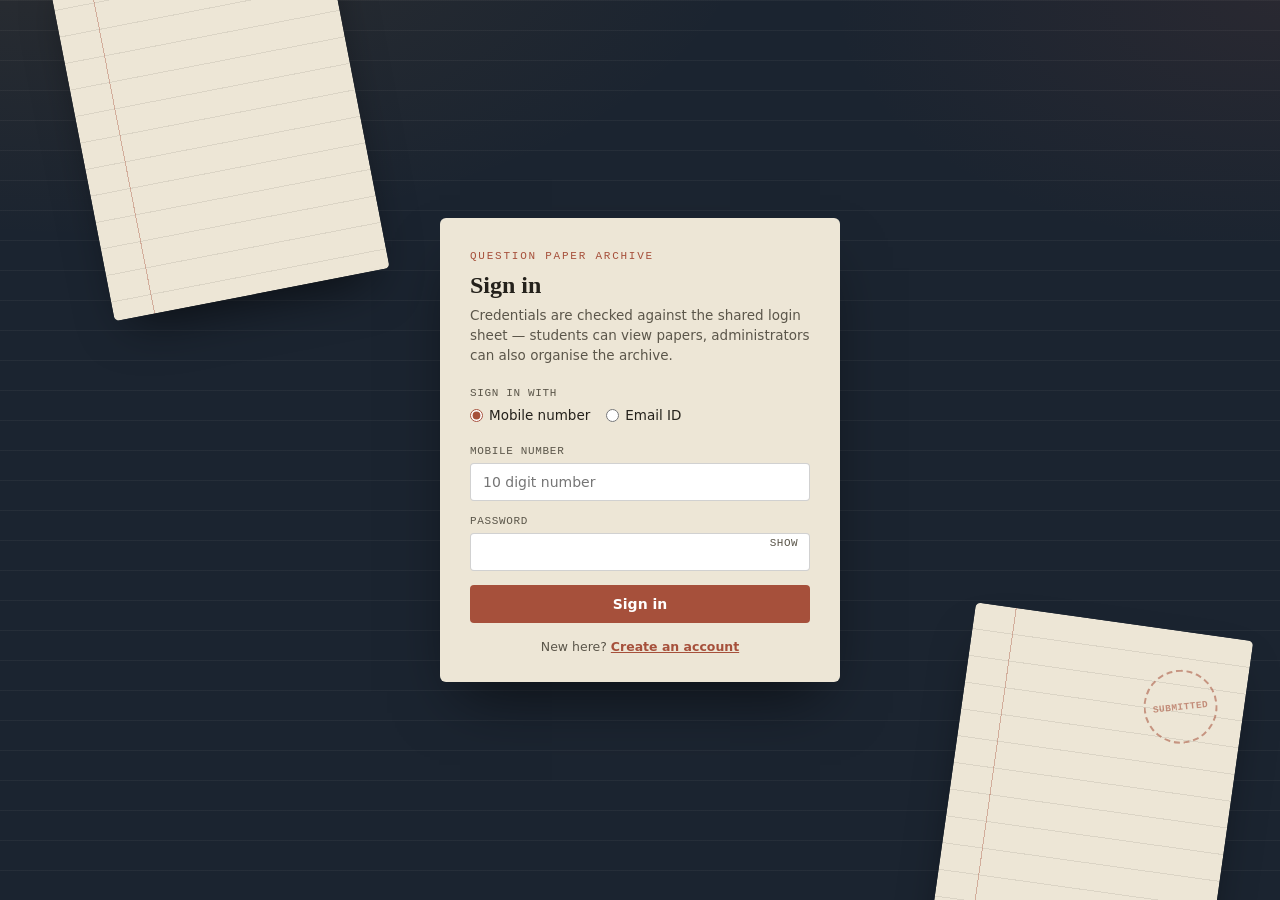
<file: index.html>
<!DOCTYPE html>
<html lang="en">
<head>
<meta charset="UTF-8">
<meta name="viewport" content="width=device-width, initial-scale=1.0">

<link rel="icon" type="image/png" href="image/favicon.png">
<meta http-equiv="refresh" content="0; url=html/main.html">

<title>Question Paper Archive</title>

<style>
  body {
    margin: 0;
    min-height: 100vh;
    display: flex;
    align-items: center;
    justify-content: center;
    background: #1B2430;
    color: #F2EEE3;
    font-family: 'Segoe UI', system-ui, -apple-system, Roboto, Helvetica, Arial, sans-serif;
  }

  a {
    color: #C98A3E;
  }
</style>
</head>

<body>

  <p>
    Loading Question Paper Archive…
    If it doesn't load,
    <a href="html/main.html">click here</a>.
  </p>

  <script>
    window.location.replace('html/main.html');
  </script>

</body>
</html>
</file>
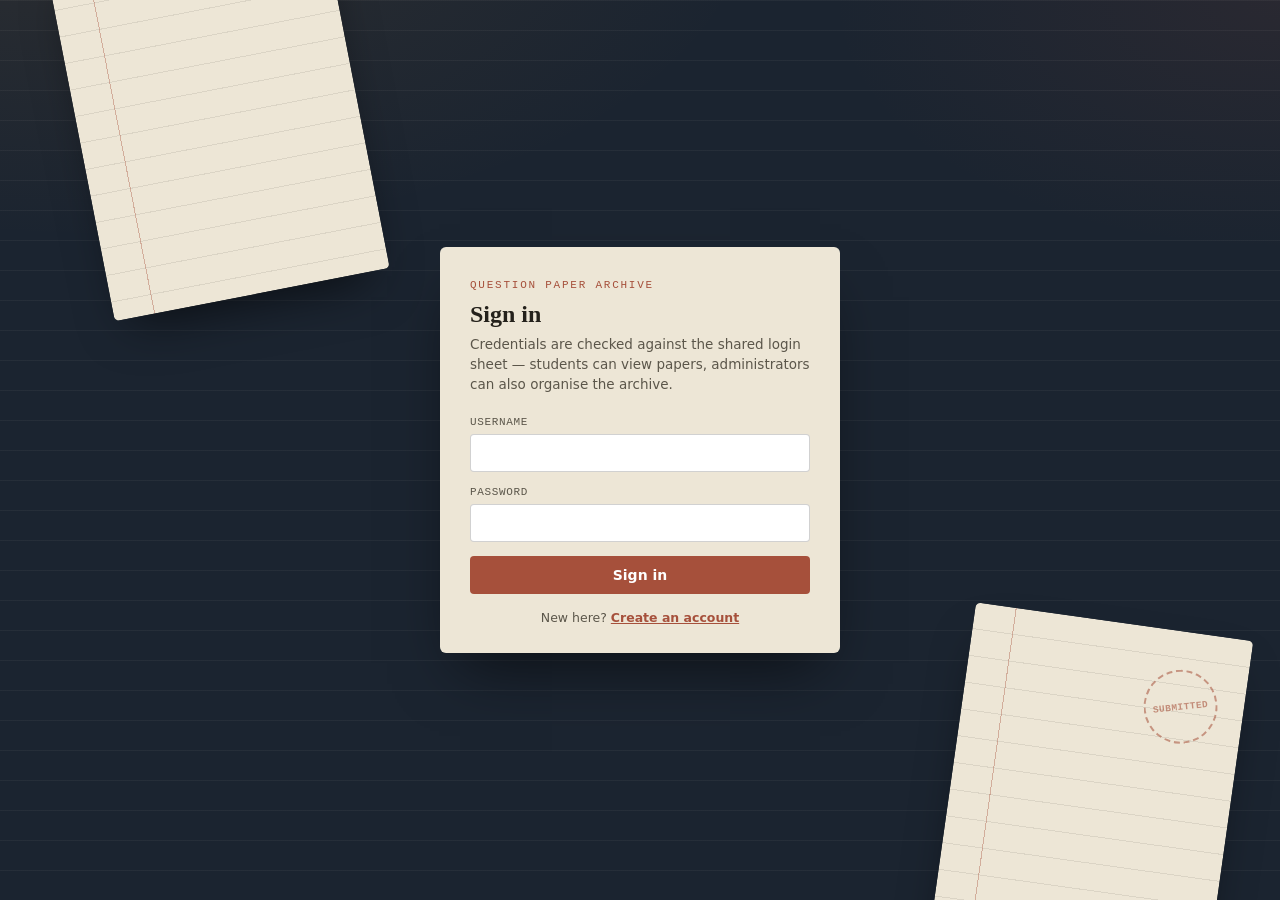
<file: question-paper-archive (3).html>
<!DOCTYPE html>
<html lang="en">
<head>
<meta charset="UTF-8">
<meta name="viewport" content="width=device-width, initial-scale=1.0">
<title>Question Paper Archive</title>
<style>
  :root{
    --ink:#1B2430;
    --ink-2:#212B38;
    --ink-3:#293445;
    --line: rgba(237,230,214,0.14);
    --parchment:#EDE6D6;
    --parchment-2:#E3D9BF;
    --accent:#C98A3E;
    --accent-soft: rgba(201,138,62,0.16);
    --brick:#A6503B;
    --brick-soft: rgba(166,80,59,0.18);
    --text-dark:#24211B;
    --text-muted:#5B564A;
    --text-light:#F2EEE3;
    --text-light-muted: rgba(242,238,227,0.62);
    --font-display: Georgia, 'Iowan Old Style', 'Palatino Linotype', 'Book Antiqua', serif;
    --font-body: 'Segoe UI', system-ui, -apple-system, Roboto, Helvetica, Arial, sans-serif;
    --font-mono: 'SFMono-Regular', Consolas, 'Liberation Mono', Menlo, monospace;
    --radius: 3px;
  }
  *{ box-sizing:border-box; }
  html,body{ height:100%; }
  body{
    margin:0;
    background:
      radial-gradient(1200px 600px at 8% -10%, rgba(201,138,62,0.10), transparent 55%),
      radial-gradient(900px 500px at 100% 0%, rgba(166,80,59,0.10), transparent 50%),
      var(--ink);
    color:var(--text-light);
    font-family:var(--font-body);
    min-height:100vh;
    display:flex;
    flex-direction:column;
  }
  a{ color:inherit; }
  button{ font-family:inherit; }
  input, select{ font-family:inherit; }
  ::selection{ background:var(--accent-soft); }

  /* ---------- Login screen ---------- */
  #loginScreen{
    position:relative;
    flex:1;
    display:flex;
    align-items:center;
    justify-content:center;
    padding:24px;
    overflow:hidden;
    background:
      repeating-linear-gradient(
        to bottom,
        rgba(237,230,214,0.05) 0px,
        rgba(237,230,214,0.05) 1px,
        transparent 1px,
        transparent 30px
      ),
      radial-gradient(1200px 600px at 8% -10%, rgba(201,138,62,0.10), transparent 55%),
      radial-gradient(900px 500px at 100% 0%, rgba(166,80,59,0.10), transparent 50%),
      var(--ink);
  }
  /* Decorative scattered answer sheets behind the login card */
  .examSheet{
    position:absolute;
    width:280px;
    height:370px;
    border-radius:5px;
    background:
      linear-gradient(to right, transparent 0 40px, rgba(166,80,59,0.38) 40px 41px, transparent 41px 100%),
      repeating-linear-gradient(to bottom, transparent 0 26px, rgba(36,33,27,0.09) 26px 27px),
      var(--parchment);
    box-shadow:0 24px 50px -20px rgba(0,0,0,0.65);
    z-index:0;
    pointer-events:none;
  }
  .examSheet.sheetA{ top:-8%; left:6%; transform:rotate(-11deg); }
  .examSheet.sheetB{ bottom:-10%; right:4%; transform:rotate(8deg); }
  .examSheet .stamp{
    position:absolute;
    top:38px; right:26px;
    width:74px; height:74px;
    border-radius:50%;
    border:2px dashed rgba(166,80,59,0.55);
    color:rgba(166,80,59,0.6);
    font-family:var(--font-mono);
    font-size:9.5px;
    font-weight:700;
    letter-spacing:.05em;
    text-transform:uppercase;
    display:flex;
    align-items:center;
    justify-content:center;
    text-align:center;
    transform:rotate(-14deg);
  }
  @media (max-width:720px){
    .examSheet{ display:none; }
  }
  .loginCard{
    position:relative;
    z-index:1;
    width:100%;
    max-width:400px;
    max-height:88vh;
    overflow-y:auto;
    background:var(--parchment);
    color:var(--text-dark);
    border-radius:6px;
    padding:32px 30px 28px;
    box-shadow:0 30px 60px -20px rgba(0,0,0,0.6);
  }
  .loginCard .eyebrow{ color:var(--brick); }
  .loginCard h1{
    font-family:var(--font-display);
    font-size:24px;
    margin:0 0 6px;
  }
  .loginCard p.lead{
    font-size:13.5px;
    color:var(--text-muted);
    margin:0 0 22px;
    line-height:1.5;
  }
  .field{ margin-bottom:14px; }
  .field label{
    display:block;
    font-family:var(--font-mono);
    font-size:11px;
    letter-spacing:.06em;
    text-transform:uppercase;
    color:var(--text-muted);
    margin-bottom:6px;
  }
  .field input, .field select{
    width:100%;
    padding:10px 12px;
    border-radius:4px;
    border:1px solid rgba(0,0,0,0.18);
    background:#fff;
    color:var(--text-dark);
    font-size:14px;
    outline:none;
  }
  .field input:focus, .field select:focus{ border-color:var(--brick); }
  .fieldHint{
    display:block;
    font-size:11px;
    color:var(--text-muted);
    margin-top:5px;
  }
  .loginBtn{
    width:100%;
    padding:11px;
    border-radius:4px;
    border:none;
    background:var(--brick);
    color:#fff;
    font-size:14px;
    font-weight:700;
    cursor:pointer;
    transition:background .15s, opacity .15s;
  }
  .loginBtn:hover{ background:#8B4230; }
  .loginBtn:disabled{ opacity:.6; cursor:wait; }
  .switchLine{
    text-align:center;
    font-size:12.5px;
    color:var(--text-muted);
    margin:16px 0 0;
  }
  .linkBtn{
    background:none;
    border:none;
    padding:0;
    color:var(--brick);
    font-weight:700;
    font-size:12.5px;
    cursor:pointer;
    text-decoration:underline;
  }
  .loginError{
    color:var(--brick);
    font-size:12.5px;
    margin:0 0 14px;
    display:none;
  }
  .loginError.show{ display:block; }
  .loginSuccess{
    color:#4C7A4C;
    font-size:12.5px;
    margin:0 0 14px;
    display:none;
  }
  .loginSuccess.show{ display:block; }

  /* ---------- Header ---------- */
  header.top{
    padding: 34px clamp(18px,4vw,56px) 20px;
    border-bottom:1px solid var(--line);
  }
  .topRow{
    display:flex;
    justify-content:space-between;
    align-items:flex-start;
    gap:16px;
  }
  .sessionBadge{
    display:flex;
    align-items:center;
    gap:10px;
    font-family:var(--font-mono);
    font-size:12px;
    color:var(--text-light-muted);
    white-space:nowrap;
  }
  .roleTag{
    padding:3px 9px;
    border-radius:20px;
    font-size:10.5px;
    letter-spacing:.05em;
    text-transform:uppercase;
    font-weight:700;
  }
  .roleTag.admin{ background:var(--accent-soft); color:var(--accent); }
  .roleTag.user{ background:rgba(255,255,255,0.08); color:var(--text-light-muted); }
  .signOutBtn{
    background:none;
    border:1px solid var(--line);
    color:var(--text-light-muted);
    padding:5px 12px;
    border-radius:20px;
    font-size:11.5px;
    cursor:pointer;
    transition:color .15s, border-color .15s;
  }
  .signOutBtn:hover{ color:var(--text-light); border-color:var(--text-light-muted); }

  .eyebrow{
    font-family:var(--font-mono);
    font-size:11px;
    letter-spacing:.16em;
    text-transform:uppercase;
    color:var(--accent);
    margin:0 0 10px;
  }
  h1.title{
    font-family:var(--font-display);
    font-weight:700;
    font-size:clamp(28px,4vw,42px);
    margin:0 0 6px;
    letter-spacing:-0.01em;
  }
  .subtitle{
    color:var(--text-light-muted);
    font-size:14.5px;
    max-width:640px;
    line-height:1.5;
    margin:0 0 22px;
  }

  .searchRow{
    display:flex;
    gap:10px;
    align-items:center;
    max-width:560px;
  }
  .searchBox{
    position:relative;
    flex:1;
  }
  .searchBox input{
    width:100%;
    background:var(--ink-3);
    border:1px solid var(--line);
    color:var(--text-light);
    padding:11px 14px 11px 38px;
    border-radius:var(--radius);
    font-size:14px;
    font-family:var(--font-body);
    outline:none;
    transition:border-color .15s, background .15s;
  }
  .searchBox input::placeholder{ color:var(--text-light-muted); }
  .searchBox input:focus{ border-color:var(--accent); background:var(--ink-2); }
  .searchBox svg{
    position:absolute; left:12px; top:50%; transform:translateY(-50%);
    width:15px; height:15px; opacity:.55; pointer-events:none;
  }

  /* ---------- Breadcrumb ---------- */
  nav.crumbs{
    padding: 16px clamp(18px,4vw,56px) 0;
    display:flex;
    flex-wrap:wrap;
    align-items:center;
    gap:6px;
    font-family:var(--font-mono);
    font-size:12.5px;
    color:var(--text-light-muted);
  }
  nav.crumbs button{
    background:none; border:none; color:var(--text-light-muted);
    cursor:pointer; padding:4px 2px; font-family:var(--font-mono); font-size:12.5px;
    border-bottom:1px solid transparent;
    transition:color .15s, border-color .15s;
  }
  nav.crumbs button:hover{ color:var(--accent); border-color:var(--accent); }
  nav.crumbs .crumb-current{ color:var(--parchment); }
  nav.crumbs .sep{ opacity:.4; }

  /* ---------- Main ---------- */
  main{
    flex:1;
    padding: 22px clamp(18px,4vw,56px) 60px;
  }
  .levelBar{
    display:flex;
    align-items:center;
    justify-content:space-between;
    gap:12px;
    margin: 6px 0 16px;
    flex-wrap:wrap;
  }
  .levelLabel{
    font-family:var(--font-mono);
    font-size:11px;
    letter-spacing:.14em;
    text-transform:uppercase;
    color:var(--text-light-muted);
  }
  .addBtn{
    background:var(--accent-soft);
    color:var(--accent);
    border:1px solid rgba(201,138,62,0.45);
    padding:8px 16px;
    border-radius:20px;
    font-size:12.5px;
    font-weight:700;
    cursor:pointer;
    transition:background .15s, color .15s;
    white-space:nowrap;
  }
  .addBtn:hover{ background:var(--accent); color:#1B2430; }

  /* ---------- Folder link bar (term view) ---------- */
  .folderBar{
    display:flex;
    align-items:center;
    justify-content:space-between;
    gap:12px;
    flex-wrap:wrap;
    background:var(--ink-2);
    border:1px solid var(--line);
    border-radius:6px;
    padding:12px 16px;
    margin-bottom:16px;
  }
  .folderBar .info{
    display:flex;
    flex-direction:column;
    gap:2px;
  }
  .folderBar .label{
    font-family:var(--font-mono);
    font-size:10.5px;
    text-transform:uppercase;
    letter-spacing:.08em;
    color:var(--text-light-muted);
  }
  .folderBar .value{
    font-size:13px;
    color:var(--text-light);
  }
  .folderBar .actions{ display:flex; gap:8px; }
  .folderBtn{
    background:rgba(255,255,255,0.06);
    color:var(--text-light);
    border:1px solid var(--line);
    padding:7px 13px;
    border-radius:20px;
    font-size:12px;
    cursor:pointer;
    text-decoration:none;
    display:inline-flex;
    align-items:center;
    gap:6px;
  }
  .folderBtn:hover{ background:rgba(255,255,255,0.12); }

  /* ---------- Catalog card grid (Uni / Branch / Year / Term) ---------- */
  .grid{
    display:grid;
    grid-template-columns: repeat(auto-fill, minmax(230px, 1fr));
    gap:16px;
  }
  .card{
    position:relative;
    background: var(--parchment);
    color:var(--text-dark);
    border-radius: 5px;
    overflow:hidden;
    padding: 20px 18px 16px;
    text-align:left;
    cursor:pointer;
    border:none;
    box-shadow: 0 1px 0 rgba(0,0,0,0.25), 0 10px 20px -14px rgba(0,0,0,0.6);
    transition: transform .14s ease, box-shadow .14s ease;
    font-family:var(--font-body);
    display:flex;
    flex-direction:column;
    gap:10px;
    min-height:104px;
    width:100%;
  }
  .card::before{
    /* punched hole, card-catalog signature */
    content:"";
    position:absolute;
    top:12px; left:12px;
    width:8px; height:8px;
    border-radius:50%;
    background: var(--ink);
    box-shadow: inset 0 1px 2px rgba(0,0,0,0.5);
  }
  .card::after{
    /* torn/tab corner */
    content:"";
    position:absolute;
    top:0; right:0;
    width:0; height:0;
    border-style:solid;
    border-width:0 22px 22px 0;
    border-color: transparent var(--parchment-2) transparent transparent;
  }
  .card:hover{
    transform: translateY(-3px);
    box-shadow: 0 1px 0 rgba(0,0,0,0.25), 0 18px 30px -16px rgba(0,0,0,0.75);
  }
  .card:focus-visible{
    outline:2px solid var(--accent);
    outline-offset:2px;
  }
  .card .cardName{
    font-family:var(--font-display);
    font-weight:700;
    font-size:17px;
    line-height:1.25;
    padding-left:16px;
    margin-top:2px;
  }
  .card .cardMeta{
    font-family:var(--font-mono);
    font-size:11px;
    letter-spacing:.04em;
    color:var(--text-muted);
    padding-left:16px;
    text-transform:uppercase;
  }
  .cardLogo{
    width:44px; height:44px;
    margin-left:14px;
    border-radius:50%;
    overflow:hidden;
    display:flex; align-items:center; justify-content:center;
    background:var(--parchment-2);
    border:1px solid rgba(0,0,0,0.08);
    flex-shrink:0;
  }
  .cardLogo img{
    width:100%; height:100%;
    object-fit:contain;
    padding:5px;
    background:#fff;
  }
  .cardLogo--fallback{
    font-family:var(--font-display);
    font-weight:700;
    font-size:15px;
    color:var(--brick);
    background:var(--accent-soft);
  }
  .cardAdminRow{
    position:absolute;
    top:8px; right:8px;
    display:flex;
    gap:6px;
    z-index:2;
  }
  .cardAdminBtn{
    width:24px; height:24px;
    border-radius:50%;
    border:1px solid rgba(0,0,0,0.15);
    background:rgba(255,255,255,0.85);
    color:var(--text-dark);
    font-size:12px;
    cursor:pointer;
    display:flex; align-items:center; justify-content:center;
    padding:0;
  }
  .cardAdminBtn:hover{ background:#fff; }
  .cardAdminBtn.danger:hover{ background:var(--brick); color:#fff; }

  .addCard{
    background:transparent;
    border:1.5px dashed var(--line);
    color:var(--text-light-muted);
    border-radius:5px;
    min-height:104px;
    display:flex;
    align-items:center;
    justify-content:center;
    gap:8px;
    cursor:pointer;
    font-size:13.5px;
    font-weight:600;
    transition:border-color .15s, color .15s, background .15s;
  }
  .addCard:hover{ border-color:var(--accent); color:var(--accent); background:rgba(201,138,62,0.05); }
  .addCard .plus{ font-size:18px; line-height:1; }

  /* ---------- Paper list (final level) ---------- */
  .paperList{
    display:flex;
    flex-direction:column;
    border:1px solid var(--line);
    border-radius:6px;
    overflow:hidden;
  }
  .paperRow{
    display:grid;
    grid-template-columns: 1fr auto auto auto;
    gap:18px;
    align-items:center;
    padding:14px 18px;
    background:var(--ink-2);
    border-bottom:1px solid var(--line);
  }
  .paperRow:last-child{ border-bottom:none; }
  .paperRow:nth-child(even){ background:var(--ink-3); }
  .paperRow.isAdmin{ grid-template-columns: 1fr auto auto auto auto auto; }
  .paperTitle{
    font-size:14.5px;
    font-weight:600;
    color:var(--text-light);
  }
  .paperCode{
    font-family:var(--font-mono);
    font-size:11.5px;
    color:var(--text-light-muted);
    background:rgba(255,255,255,0.04);
    padding:3px 8px;
    border-radius:20px;
    border:1px solid var(--line);
    white-space:nowrap;
  }
  .paperDate{
    font-family:var(--font-mono);
    font-size:12px;
    color:var(--text-light-muted);
    white-space:nowrap;
  }
  .viewBtn{
    background:var(--brick-soft);
    color:#F0C9BE;
    border:1px solid rgba(166,80,59,0.5);
    padding:7px 14px;
    border-radius:20px;
    font-size:12.5px;
    font-weight:600;
    cursor:pointer;
    display:inline-flex;
    align-items:center;
    gap:6px;
    transition:background .15s, color .15s;
    white-space:nowrap;
  }
  .viewBtn:hover{ background:var(--brick); color:#fff; }
  .rowIconBtn{
    width:28px; height:28px;
    border-radius:50%;
    border:1px solid var(--line);
    background:transparent;
    color:var(--text-light-muted);
    cursor:pointer;
    font-size:12px;
    display:flex; align-items:center; justify-content:center;
  }
  .rowIconBtn:hover{ color:var(--text-light); border-color:var(--text-light-muted); }
  .rowIconBtn.danger:hover{ color:#fff; background:var(--brick); border-color:var(--brick); }

  /* ---------- Search results (flat) ---------- */
  .resultRow{
    display:flex;
    flex-direction:column;
    gap:4px;
    padding:14px 18px;
    background:var(--ink-2);
    border-bottom:1px solid var(--line);
    cursor:pointer;
    transition:background .12s;
  }
  .resultRow:hover{ background:var(--ink-3); }
  .resultRow:last-child{ border-bottom:none; }
  .resultPath{
    font-family:var(--font-mono);
    font-size:11px;
    color:var(--accent);
    text-transform:uppercase;
    letter-spacing:.04em;
  }
  .resultTitle{ font-size:14.5px; font-weight:600; }

  /* ---------- Empty state ---------- */
  .empty{
    border:1px dashed var(--line);
    border-radius:6px;
    padding:44px 24px;
    text-align:center;
    color:var(--text-light-muted);
  }
  .empty strong{ color:var(--parchment); display:block; margin-bottom:6px; font-family:var(--font-display); font-size:17px; }
  .empty code{
    font-family:var(--font-mono);
    background:rgba(255,255,255,0.06);
    padding:2px 6px;
    border-radius:3px;
    font-size:12px;
  }

  /* ---------- Overlays (viewer + form modal) ---------- */
  .overlay{
    position:fixed; inset:0;
    background:rgba(15,19,26,0.78);
    backdrop-filter: blur(2px);
    display:none;
    align-items:center;
    justify-content:center;
    z-index:50;
    padding: 24px;
  }
  .overlay.open{ display:flex; }
  .viewerPanel{
    background:var(--parchment);
    color:var(--text-dark);
    width:min(920px, 100%);
    height:min(88vh, 900px);
    border-radius:6px;
    display:flex;
    flex-direction:column;
    overflow:hidden;
    box-shadow:0 30px 60px -20px rgba(0,0,0,0.7);
  }
  .viewerHead{
    display:flex;
    align-items:flex-start;
    justify-content:space-between;
    gap:16px;
    padding:16px 20px;
    border-bottom:1px solid rgba(0,0,0,0.12);
    background:var(--parchment-2);
  }
  .viewerHead h3{
    font-family:var(--font-display);
    margin:0 0 4px;
    font-size:18px;
  }
  .viewerHead .meta{
    font-family:var(--font-mono);
    font-size:11.5px;
    color:var(--text-muted);
    text-transform:uppercase;
  }
  .closeBtn{
    background:none;
    border:1px solid rgba(0,0,0,0.2);
    color:var(--text-dark);
    width:30px; height:30px;
    border-radius:50%;
    cursor:pointer;
    font-size:16px;
    line-height:1;
    flex-shrink:0;
    display:flex; align-items:center; justify-content:center;
  }
  .closeBtn:hover{ background:rgba(0,0,0,0.08); }
  .viewerBody{ flex:1; background:#3a3a3a; }
  .viewerBody iframe{ width:100%; height:100%; border:none; }
  .viewerBody .noFile{
    height:100%;
    display:flex;
    flex-direction:column;
    align-items:center;
    justify-content:center;
    gap:10px;
    color:#cfcfcf;
    text-align:center;
    padding:30px;
    background:var(--parchment);
  }
  .viewerBody .noFile strong{ color:var(--text-dark); font-family:var(--font-display); font-size:16px; }
  .viewerBody .noFile p{ color:var(--text-muted); font-size:13px; max-width:420px; line-height:1.6; margin:0; }
  .viewerBody .noFile code{ font-family:var(--font-mono); background:rgba(0,0,0,0.06); padding:2px 6px; border-radius:3px; }

  .formPanel{
    background:var(--parchment);
    color:var(--text-dark);
    width:min(440px, 100%);
    border-radius:6px;
    overflow:hidden;
    box-shadow:0 30px 60px -20px rgba(0,0,0,0.7);
  }
  .formPanel .viewerHead{ background:var(--parchment-2); }
  .formBody{ padding:20px; }
  .formActions{
    display:flex;
    justify-content:flex-end;
    gap:10px;
    padding:14px 20px;
    border-top:1px solid rgba(0,0,0,0.1);
  }
  .btnGhost{
    background:none;
    border:1px solid rgba(0,0,0,0.2);
    color:var(--text-dark);
    padding:9px 16px;
    border-radius:20px;
    font-size:13px;
    font-weight:600;
    cursor:pointer;
  }
  .btnGhost:hover{ background:rgba(0,0,0,0.05); }
  .btnPrimary{
    background:var(--brick);
    border:1px solid var(--brick);
    color:#fff;
    padding:9px 18px;
    border-radius:20px;
    font-size:13px;
    font-weight:700;
    cursor:pointer;
  }
  .btnPrimary:hover{ background:#8B4230; }

  footer.foot{
    padding: 16px clamp(18px,4vw,56px) 28px;
    font-family:var(--font-mono);
    font-size:11px;
    color: var(--text-light-muted);
    border-top:1px solid var(--line);
  }

  @media (max-width:520px){
    .paperRow{ grid-template-columns: 1fr; row-gap:8px; }
    .paperRow.isAdmin{ grid-template-columns: 1fr; }
    .paperCode, .paperDate{ justify-self:start; }
    .topRow{ flex-direction:column; }
  }
</style>
</head>
<body>

<!-- ================= LOGIN SCREEN ================= -->
<div id="loginScreen">
  <div class="examSheet sheetA" aria-hidden="true"></div>
  <div class="examSheet sheetB" aria-hidden="true"><span class="stamp">Submitted</span></div>
  <div class="loginCard">

    <!-- ---- Sign in ---- -->
    <div id="signInView">
      <p class="eyebrow">Question Paper Archive</p>
      <h1>Sign in</h1>
      <p class="lead">Credentials are checked against the shared login sheet — students can view papers, administrators can also organise the archive.</p>

      <p class="loginError" id="loginError"></p>

      <form id="loginForm">
        <div class="field">
          <label for="loginUser">Username</label>
          <input id="loginUser" type="text" autocomplete="username" required>
        </div>
        <div class="field">
          <label for="loginPass">Password</label>
          <input id="loginPass" type="password" autocomplete="current-password" required>
        </div>
        <button type="submit" class="loginBtn" id="loginSubmitBtn">Sign in</button>
      </form>
      <p class="switchLine">New here? <button type="button" class="linkBtn" id="goToSignup">Create an account</button></p>
    </div>

    <!-- ---- Sign up ---- -->
    <div id="signUpView" style="display:none;">
      <p class="eyebrow">Question Paper Archive</p>
      <h1>Create account</h1>
      <p class="lead">New accounts are saved to the login sheet as a student account.</p>

      <p class="loginError" id="signupError"></p>
      <p class="loginSuccess" id="signupSuccess"></p>

      <form id="signupForm">
        <div class="field">
          <label for="suUserId">User ID</label>
          <input id="suUserId" type="text" placeholder="VD4009" maxlength="6" autocomplete="off" required>
          <span class="fieldHint">2 letters + 4 numbers, e.g. VD4009</span>
        </div>
        <div class="field">
          <label for="suName">Name</label>
          <input id="suName" type="text" autocomplete="name" required>
        </div>
        <div class="field">
          <label for="suMobile">Mobile number</label>
          <input id="suMobile" type="tel" placeholder="10 digit number" maxlength="10" autocomplete="tel" required>
        </div>
        <div class="field">
          <label for="suBirthDate">Birth date</label>
          <input id="suBirthDate" type="date" required>
        </div>
        <div class="field">
          <label for="suUsername">User name</label>
          <input id="suUsername" type="text" autocomplete="off" required>
        </div>
        <div class="field">
          <label for="suPassword">Password</label>
          <input id="suPassword" type="password" autocomplete="new-password" required>
        </div>
        <div class="field">
          <label for="suRetype">Retype password</label>
          <input id="suRetype" type="password" autocomplete="new-password" required>
        </div>
        <button type="submit" class="loginBtn" id="signupSubmitBtn">Create account</button>
      </form>
      <p class="switchLine">Already have an account? <button type="button" class="linkBtn" id="goToSignin">Sign in</button></p>
    </div>

  </div>
</div>

<!-- ================= APP (hidden until signed in) ================= -->
<div id="appRoot" style="display:none;">

  <header class="top">
    <div class="topRow">
      <div>
        <p class="eyebrow">Question Paper Archive</p>
        <h1 class="title">Find the paper you're after</h1>
        <p class="subtitle">Browse by university, branch, year and term — or search by paper title / code directly.</p>
      </div>
      <div class="sessionBadge">
        <span id="sessionUser"></span>
        <span class="roleTag" id="sessionRoleTag"></span>
        <button class="signOutBtn" id="signOutBtn">Sign out</button>
      </div>
    </div>
    <div class="searchRow">
      <div class="searchBox">
        <svg viewBox="0 0 24 24" fill="none" stroke="currentColor" stroke-width="2"><circle cx="11" cy="11" r="7"/><line x1="21" y1="21" x2="16.65" y2="16.65"/></svg>
        <input id="searchInput" type="text" placeholder="Search paper title or code…" autocomplete="off">
      </div>
    </div>
  </header>


  <nav class="crumbs" id="crumbs"></nav>

  <main>
    <div class="levelBar">
      <p class="levelLabel" id="levelLabel"></p>
    </div>
    <div id="content"></div>
  </main>

  <footer class="foot" id="footNote">Papers are for reference viewing only — no editing or uploading from this screen.</footer>
</div>

<!-- PDF viewer overlay -->
<div class="overlay" id="overlay">
  <div class="viewerPanel">
    <div class="viewerHead">
      <div>
        <h3 id="viewerTitle">Paper title</h3>
        <div class="meta" id="viewerMeta">CODE · DATE</div>
      </div>
      <button class="closeBtn" id="closeViewer" aria-label="Close">✕</button>
    </div>
    <div class="viewerBody" id="viewerBody"></div>
  </div>
</div>

<!-- Generic admin form modal (add/edit university, branch, year, term, paper, folder link) -->
<div class="overlay" id="formOverlay">
  <div class="formPanel">
    <div class="viewerHead">
      <div>
        <h3 id="formTitle">Add item</h3>
      </div>
      <button class="closeBtn" id="closeForm" aria-label="Close">✕</button>
    </div>
    <div class="formBody" id="formBody"></div>
    <div class="formActions">
      <button class="btnGhost" id="formCancel" type="button">Cancel</button>
      <button class="btnPrimary" id="formSave" type="button">Save</button>
    </div>
  </div>
</div>

<script>
/* ==========================================================================
   LOGIN SHEET — credentials are NOT stored in this file. Every sign-in
   reads live from your Google Sheet ("Login Credentials QPapers") via its
   public gviz JSON feed. Sheet columns (as they exist in your sheet today):
   A User Id | B Name | C Mobile Number | D User Name | E Password | F Role
   | G Recent Login DateTime.

   The feed is requested by GID (tab id), not by tab name, so this keeps
   working even if you rename the "Sheet1" tab later. Your link's gid is 0,
   which is the tab that's currently showing the credentials.

   One small Apps Script Web App (see SETUP below) adds three optional,
   non-breaking abilities on top of the read-only gviz feed:
     1. sign-up  → appends a new row to this sheet (birth date goes to a
        new column H, so it doesn't collide with your existing G column).
     2. last-login stamping → writes the current date/time into column G
        for the user who just signed in.
     3. Drive folder provisioning → creates (or reuses) a subfolder for a
        university inside your archive folder, so every university gets
        its own folder to store PDFs in, automatically.
   All three are optional — sign-in against the sheet works immediately
   with no Apps Script at all. Until SHEET_WEBAPP_URL is filled in below,
   sign-up shows a "not connected yet" message, last-login stamping is
   silently skipped, and university folders can still be linked by hand
   using the "Add folder link" button (Drive links just won't be
   auto-created).

   SETUP — do this once in the Google Sheet:
   1. Sheet must stay shared as "Anyone with the link → Viewer" (it already
      is, based on the link you sent) so the gviz feed below can read it.
   2. Give any account that should manage the archive Role = admin in
      column F. Leave Role blank (or "user") for ordinary students —
      sign-ups always get "user".
   3. Open Extensions → Apps Script on the sheet, delete any placeholder
      code, paste the script below, then Deploy → New deployment →
      Web app → Execute as: Me → Who has access: Anyone. Paste the
      resulting /exec URL into SHEET_WEBAPP_URL below. The first deploy
      will prompt you to authorize Drive + Sheets access — that's expected,
      it's what lets the script create folders and write rows on your
      behalf.

        function doPost(e) {
          var body = JSON.parse(e.postData.contents);
          var action = body.action || 'signup'; // old clients had no action field
          var out;
          if (action === 'signup') {
            out = handleSignup(body);
          } else if (action === 'ensureFolder') {
            out = handleEnsureFolder(body);
          } else if (action === 'updateLastLogin') {
            out = handleUpdateLastLogin(body);
          } else {
            out = { status: 'error', message: 'Unknown action: ' + action };
          }
          return ContentService
            .createTextOutput(JSON.stringify(out))
            .setMimeType(ContentService.MimeType.JSON);
        }

        function loginSheet_() {
          return SpreadsheetApp.getActiveSpreadsheet().getSheetByName('Sheet1');
        }

        function handleSignup(data) {
          var sheet = loginSheet_();
          sheet.appendRow([
            data.userId, data.name, data.mobile,
            data.username, data.password, data.role,
            '',            // G — Recent Login DateTime, blank until first sign-in
            data.birthDate // H — Birth Date
          ]);
          return { status: 'ok' };
        }

        function handleUpdateLastLogin(data) {
          var sheet = loginSheet_();
          var values = sheet.getDataRange().getValues();
          for (var i = 1; i < values.length; i++) {
            if (String(values[i][3]).trim() === String(data.username).trim()) { // col D = User Name
              sheet.getRange(i + 1, 7).setValue(new Date()); // col G
              break;
            }
          }
          return { status: 'ok' };
        }

        function handleEnsureFolder(data) {
          var parent = DriveApp.getFolderById(data.parentId);
          var existing = parent.getFoldersByName(data.name);
          var folder = existing.hasNext() ? existing.next() : parent.createFolder(data.name);
          return { status: 'ok', url: 'https://drive.google.com/drive/folders/' + folder.getId() };
        }

   Until SHEET_WEBAPP_URL is filled in, sign-in works immediately but the
   sign-up form and the automatic Drive folder creation will explain that
   they aren't connected yet.
   ========================================================================== */
const SHEET_ID = "1z3sukkBDsJuaiHc3az8G6_K9AD71_PsN60gYNKozaT0";
const SHEET_GID = "0";
const SHEET_WEBAPP_URL = ""; // paste your Apps Script /exec URL here
const ROOT_DRIVE_FOLDER_ID = "1xZb6NpUFa5EZ2Fw7yKeiBw4qBATWVh4s"; // your archive Drive folder

function gvizUrl(){
  return `https://docs.google.com/spreadsheets/d/${SHEET_ID}/gviz/tq?tqx=out:json&gid=${SHEET_GID}&_=${Date.now()}`;
}

/* Posts one action to the Apps Script Web App and returns the parsed JSON
   response, or null if the web app isn't configured or the call fails.
   Used for the optional, non-blocking features (folder provisioning and
   last-login stamping) — callers should treat null as "skip silently". */
async function callSheetWebApp(payload){
  if(!SHEET_WEBAPP_URL) return null;
  try{
    const res = await fetch(SHEET_WEBAPP_URL, {
      method: 'POST',
      headers: { 'Content-Type': 'text/plain;charset=utf-8' }, // avoids a CORS preflight against Apps Script
      body: JSON.stringify(payload)
    });
    const data = await res.json().catch(() => null);
    if(!data || data.status !== 'ok') return null;
    return data;
  }catch(e){
    console.warn('Apps Script call failed:', payload.action, e);
    return null;
  }
}

/* Fetches every row from the login sheet as an array of objects keyed by
   column header (e.g. row['User Name'], row['Password'], row['Role']).
   Blank rows (no User Name) are skipped. */
async function fetchSheetUsers(){
  const res = await fetch(gvizUrl());
  if(!res.ok) throw new Error('Sheet request failed (HTTP ' + res.status + ').');
  const text = await res.text();
  const start = text.indexOf('{');
  const end = text.lastIndexOf('}');
  if(start === -1 || end === -1) throw new Error('Unexpected response from Google Sheets.');
  const parsed = JSON.parse(text.slice(start, end + 1));
  const cols = (parsed.table.cols || []).map(c => (c.label || '').trim());
  const rows = parsed.table.rows || [];
  return rows
    .map(r => {
      const obj = {};
      cols.forEach((label, i) => {
        const cell = r.c && r.c[i];
        obj[label] = cell ? (cell.f !== undefined && cell.f !== null ? cell.f : (cell.v ?? '')) : '';
      });
      return obj;
    })
    .filter(u => String(u['User Name'] || '').trim() !== '');
}

function roleFromRow(row){
  const raw = String(row['Role'] || '').trim().toLowerCase();
  return raw.startsWith('admin') ? 'admin' : 'user';
}

/* ==========================================================================
   DEFAULT_DATA — the starting hierarchy, used only the first time the app
   runs on a browser (after that, admin edits are saved to this browser's
   local storage and take over). Each paper's "pdf" field should be a
   Google Drive share link (e.g.
   "https://drive.google.com/file/d/FILE_ID/view?usp=sharing") — it is
   converted automatically to an embeddable preview so it opens inside this
   app's viewer, not a new tab. Leave "pdf": "" for papers not linked yet.
   ========================================================================== */
const DEFAULT_DATA = {
  "Savitribai Phule Pune University": {
    "Computer Engineering": {
      "First Year": {
        "Term 1": [
          { title: "Engineering Mathematics I", code: "BE-CE-101", date: "Dec 2024", pdf: "" },
          { title: "Basic Electrical Engineering", code: "BE-CE-102", date: "Dec 2024", pdf: "" }
        ],
        "Term 2": [
          { title: "Engineering Mathematics II", code: "BE-CE-151", date: "May 2025", pdf: "" }
        ]
      },
      "Second Year": {
        "Term 1": [
          { title: "Data Structures & Algorithms", code: "BE-CE-201", date: "Dec 2024", pdf: "" },
          { title: "Digital Electronics", code: "BE-CE-202", date: "Dec 2024", pdf: "" }
        ],
        "Term 2": [
          { title: "Database Management Systems", code: "BE-CE-251", date: "May 2025", pdf: "" }
        ]
      }
    },
    "Mechanical Engineering": {
      "First Year": {
        "Term 1": [
          { title: "Engineering Mechanics", code: "BE-ME-101", date: "Dec 2024", pdf: "" }
        ],
        "Term 2": [
          { title: "Thermodynamics I", code: "BE-ME-151", date: "May 2025", pdf: "" }
        ]
      }
    }
  },
  "Mumbai University": {
    "Civil Engineering": {
      "Third Year": {
        "Term 1": [
          { title: "Structural Analysis", code: "MU-CV-301", date: "Nov 2024", pdf: "" }
        ],
        "Term 2": [
          { title: "Geotechnical Engineering", code: "MU-CV-351", date: "Apr 2025", pdf: "" }
        ]
      }
    }
  }
};

const DEFAULT_LOGOS = {
  "Savitribai Phule Pune University": "",
  "Mumbai University": ""
};

const DEFAULT_FOLDERS = {}; // key -> Google Drive folder URL. Key is either a bare
                             // university name (its own storage folder) or a full
                             // path.join('|') (a term's Course Drive folder).

/* ---------- Local storage-backed state ---------- */
const LS_DATA    = 'qpa.data.v1';
const LS_LOGOS   = 'qpa.logos.v1';
const LS_FOLDERS = 'qpa.folders.v1';
const LS_SESSION = 'qpa.session.v1';

/* Fail-safe storage: some browsers/preview frames block localStorage
   entirely (throws on getItem/setItem instead of just returning null).
   These wrappers fall back to an in-memory store for the current tab so
   the app (and login) keeps working even when persistence isn't
   available — it just won't survive a page reload in that case. */
const memoryStore = {};
let storageOk = true;
function lsGet(key){
  if(storageOk){
    try{ return localStorage.getItem(key); }catch(e){ storageOk = false; }
  }
  return Object.prototype.hasOwnProperty.call(memoryStore, key) ? memoryStore[key] : null;
}
function lsSet(key, value){
  if(storageOk){
    try{ localStorage.setItem(key, value); return; }catch(e){ storageOk = false; }
  }
  memoryStore[key] = value;
}
function lsRemove(key){
  if(storageOk){
    try{ localStorage.removeItem(key); return; }catch(e){ storageOk = false; }
  }
  delete memoryStore[key];
}

function loadJSON(key, fallback){
  try{
    const raw = lsGet(key);
    if(raw) return JSON.parse(raw);
  }catch(e){ /* ignore corrupt storage, fall back */ }
  lsSet(key, JSON.stringify(fallback));
  return JSON.parse(JSON.stringify(fallback));
}
function saveJSON(key, value){
  lsSet(key, JSON.stringify(value));
}

let DATA    = loadJSON(LS_DATA, DEFAULT_DATA);
let LOGOS   = loadJSON(LS_LOGOS, DEFAULT_LOGOS);
let FOLDERS = loadJSON(LS_FOLDERS, DEFAULT_FOLDERS);

function persistData(){ saveJSON(LS_DATA, DATA); }
function persistLogos(){ saveJSON(LS_LOGOS, LOGOS); }
function persistFolders(){ saveJSON(LS_FOLDERS, FOLDERS); }

/* University-wise Drive folders. FOLDERS is keyed by path.join('|'), so a
   university's own folder lives under its bare name (e.g.
   FOLDERS["Mumbai University"]), same scheme already used for per-term
   "Course Drive folder" links deeper in the hierarchy. When the Apps
   Script Web App is configured, adding a university auto-creates (or
   reuses) a same-named subfolder inside ROOT_DRIVE_FOLDER_ID; otherwise
   admins can still paste a folder link by hand from the folder bar. */
async function ensureUniversityFolder(name){
  const data = await callSheetWebApp({ action: 'ensureFolder', parentId: ROOT_DRIVE_FOLDER_ID, name });
  if(data && data.url){
    FOLDERS[name] = data.url;
    persistFolders();
    render();
  }
}

/* ---------- Session / auth ---------- */
let session = null; // { username, role, name, userId }

function tryRestoreSession(){
  try{
    const raw = lsGet(LS_SESSION);
    if(!raw) return;
    const parsed = JSON.parse(raw);
    if(parsed && parsed.username && parsed.role){ session = parsed; }
  }catch(e){ /* ignore */ }
}

function showLogin(){
  document.getElementById('loginScreen').style.display = 'flex';
  document.getElementById('appRoot').style.display = 'none';
}

function showApp(){
  document.getElementById('loginScreen').style.display = 'none';
  document.getElementById('appRoot').style.display = 'block';
  document.getElementById('sessionUser').textContent = session.name || session.username;
  const tag = document.getElementById('sessionRoleTag');
  tag.textContent = session.role === 'admin' ? 'Admin' : 'Student';
  tag.className = 'roleTag ' + session.role;
  document.getElementById('footNote').textContent = session.role === 'admin'
    ? 'Signed in as administrator — you can add, edit and remove items in the archive.'
    : 'Papers are for reference viewing only — no editing or uploading from this screen.';
  path = [];
  render();
}

function setButtonBusy(btn, busy, busyLabel, idleLabel){
  btn.disabled = busy;
  btn.textContent = busy ? busyLabel : idleLabel;
}

/* ---- Sign in ---- */
document.getElementById('loginForm').addEventListener('submit', async (e) => {
  e.preventDefault();
  const errEl = document.getElementById('loginError');
  const btn = document.getElementById('loginSubmitBtn');
  errEl.classList.remove('show');
  const u = document.getElementById('loginUser').value.trim();
  const p = document.getElementById('loginPass').value;
  if(!u || !p) return;

  setButtonBusy(btn, true, 'Checking sheet…', 'Sign in');
  try{
    const users = await fetchSheetUsers();
    const match = users.find(row =>
      String(row['User Name'] || '').trim() === u &&
      String(row['Password'] || '').trim() === p
    );
    if(match){
      session = {
        username: String(match['User Name']).trim(),
        role: roleFromRow(match),
        name: String(match['Name'] || '').trim(),
        userId: String(match['User Id'] || '').trim()
      };
      saveJSON(LS_SESSION, session);
      document.getElementById('loginForm').reset();
      showApp();
      // Best-effort: stamp column G with this sign-in's timestamp. Silently
      // does nothing if SHEET_WEBAPP_URL isn't configured yet.
      callSheetWebApp({ action: 'updateLastLogin', username: session.username });
    } else {
      errEl.textContent = 'Incorrect username or password.';
      errEl.classList.add('show');
    }
  }catch(err){
    console.error('Sign-in failed:', err);
    errEl.textContent = "Couldn't reach the login sheet — check your connection, or that the sheet is still shared as \"Anyone with the link → Viewer\".";
    errEl.classList.add('show');
  }finally{
    setButtonBusy(btn, false, 'Checking sheet…', 'Sign in');
  }
});

document.getElementById('signOutBtn').addEventListener('click', () => {
  session = null;
  lsRemove(LS_SESSION);
  showLogin();
});

function isAdmin(){ return session && session.role === 'admin'; }

/* ---- Switch between sign-in / sign-up panels ---- */
document.getElementById('goToSignup').addEventListener('click', () => {
  document.getElementById('signInView').style.display = 'none';
  document.getElementById('signUpView').style.display = 'block';
});
document.getElementById('goToSignin').addEventListener('click', () => {
  document.getElementById('signUpView').style.display = 'none';
  document.getElementById('signInView').style.display = 'block';
});

/* ---- Sign up ---- */
function validateSignup(v){
  if(!/^[A-Za-z]{2}\d{4}$/.test(v.userId)) return 'User ID must be 2 letters followed by 4 numbers, e.g. VD4009.';
  if(!v.name) return 'Please enter your name.';
  if(!/^\d{10}$/.test(v.mobile)) return 'Mobile number must be exactly 10 digits.';
  if(!v.birthDate) return 'Please select your birth date.';
  if(!v.username) return 'Please choose a user name.';
  if(v.password.length < 6) return 'Password must be at least 6 characters.';
  if(v.password !== v.retype) return "Passwords don't match.";
  return null;
}

document.getElementById('signupForm').addEventListener('submit', async (e) => {
  e.preventDefault();
  const errEl = document.getElementById('signupError');
  const okEl = document.getElementById('signupSuccess');
  const btn = document.getElementById('signupSubmitBtn');
  errEl.classList.remove('show');
  okEl.classList.remove('show');

  const values = {
    userId: document.getElementById('suUserId').value.trim().toUpperCase(),
    name: document.getElementById('suName').value.trim(),
    mobile: document.getElementById('suMobile').value.trim(),
    birthDate: document.getElementById('suBirthDate').value,
    username: document.getElementById('suUsername').value.trim(),
    password: document.getElementById('suPassword').value,
    retype: document.getElementById('suRetype').value
  };

  const validationError = validateSignup(values);
  if(validationError){
    errEl.textContent = validationError;
    errEl.classList.add('show');
    return;
  }

  if(!SHEET_WEBAPP_URL){
    errEl.textContent = "Sign-up isn't connected yet — an administrator needs to deploy the Apps Script and add its URL to this file (see the comment at the top of the script).";
    errEl.classList.add('show');
    return;
  }

  setButtonBusy(btn, true, 'Creating account…', 'Create account');
  try{
    const users = await fetchSheetUsers();
    if(users.some(row => String(row['User Id'] || '').trim().toUpperCase() === values.userId)){
      throw new Error('That User ID is already registered.');
    }
    if(users.some(row => String(row['User Name'] || '').trim().toLowerCase() === values.username.toLowerCase())){
      throw new Error('That user name is already taken.');
    }

    const data = await callSheetWebApp({
      action: 'signup',
      userId: values.userId,
      name: values.name,
      mobile: values.mobile,
      username: values.username,
      password: values.password,
      role: 'user',
      birthDate: values.birthDate
    });
    if(!data){
      throw new Error('Sign-up failed — please try again.');
    }

    okEl.textContent = 'Account created — you can sign in now.';
    okEl.classList.add('show');
    document.getElementById('signupForm').reset();
    setTimeout(() => {
      document.getElementById('signUpView').style.display = 'none';
      document.getElementById('signInView').style.display = 'block';
      document.getElementById('loginUser').value = values.username;
      okEl.classList.remove('show');
    }, 1400);
  }catch(err){
    console.error('Sign-up failed:', err);
    errEl.textContent = err.message || 'Sign-up failed — please try again.';
    errEl.classList.add('show');
  }finally{
    setButtonBusy(btn, false, 'Creating account…', 'Create account');
  }
});


/* ==========================================================================
   Browsing state and rendering
   ========================================================================== */
let path = [];          // e.g. ["Savitribai Phule Pune University","Computer Engineering"]
const $content    = document.getElementById('content');
const $crumbs     = document.getElementById('crumbs');
const $levelLbl   = document.getElementById('levelLabel');
const $search     = document.getElementById('searchInput');
const $overlay    = document.getElementById('overlay');
const $viewerBody = document.getElementById('viewerBody');
const $viewerTitle= document.getElementById('viewerTitle');
const $viewerMeta = document.getElementById('viewerMeta');

const LEVEL_LABELS = ["Universities", "Branches", "Years", "Terms", "Question Papers"];
const LEVEL_SINGULAR = ["University", "Branch", "Year", "Term"];

function getNodeAtPath(p){
  let node = DATA;
  for(const key of p){ node = node[key]; if(!node) return null; }
  return node;
}

function render(){
  if($search.value.trim()){ renderSearchResults($search.value.trim()); return; }
  renderCrumbs();
  const node = getNodeAtPath(path);
  const depth = path.length;
  $levelLbl.textContent = LEVEL_LABELS[depth] || "";

  if(depth < 4){
    renderCardGrid(node, depth);
    if(depth === 1){
      // Just entered a university — show its dedicated Drive storage folder.
      $content.prepend(buildFolderBar(path[0], 'University Drive folder', { allowAutoCreate: true }));
    }
  } else {
    renderPaperList(node || []);
  }
}

/* Shared "Drive folder" bar used both for a university's own storage
   folder (depth 1, keyed by university name) and for a term's Course
   Drive folder (depth 4, keyed by the full path). `allowAutoCreate` shows
   a "Create in Drive" button that provisions the folder automatically via
   the Apps Script Web App, instead of only accepting a hand-pasted link. */
function buildFolderBar(folderKey, label, { allowAutoCreate = false } = {}){
  const folderUrl = FOLDERS[folderKey] || "";
  const folderBar = document.createElement('div');
  folderBar.className = 'folderBar';
  folderBar.innerHTML = `
    <div class="info">
      <span class="label">${escapeHtml(label)}</span>
      <span class="value">${folderUrl ? escapeHtml(folderUrl) : 'No folder linked yet'}</span>
    </div>
    <div class="actions"></div>
  `;
  const actions = folderBar.querySelector('.actions');
  if(folderUrl){
    const openLink = document.createElement('a');
    openLink.href = folderUrl; openLink.target = '_blank'; openLink.rel = 'noopener';
    openLink.className = 'folderBtn';
    openLink.textContent = 'Open folder ↗';
    actions.appendChild(openLink);
  }
  if(isAdmin()){
    if(allowAutoCreate && !folderUrl && SHEET_WEBAPP_URL){
      const createBtn = document.createElement('button');
      createBtn.type = 'button';
      createBtn.className = 'folderBtn';
      createBtn.textContent = 'Create in Drive';
      createBtn.onclick = () => { createBtn.disabled = true; createBtn.textContent = 'Creating…'; ensureUniversityFolder(folderKey); };
      actions.appendChild(createBtn);
    }
    const editBtn = document.createElement('button');
    editBtn.type = 'button';
    editBtn.className = 'folderBtn';
    editBtn.textContent = folderUrl ? 'Change link' : 'Add folder link';
    editBtn.onclick = () => openFolderLinkForm(folderKey, folderUrl);
    actions.appendChild(editBtn);
  }
  return folderBar;
}

function renderCrumbs(){
  $crumbs.innerHTML = "";
  const home = document.createElement('button');
  home.textContent = "Home";
  home.onclick = () => { path = []; render(); };
  $crumbs.appendChild(home);

  path.forEach((seg, i) => {
    const sep = document.createElement('span');
    sep.className = 'sep'; sep.textContent = '/';
    $crumbs.appendChild(sep);

    if(i === path.length - 1){
      const cur = document.createElement('span');
      cur.className = 'crumb-current';
      cur.textContent = seg;
      $crumbs.appendChild(cur);
    } else {
      const btn = document.createElement('button');
      btn.textContent = seg;
      btn.onclick = () => { path = path.slice(0, i+1); render(); };
      $crumbs.appendChild(btn);
    }
  });
}

function renderCardGrid(node, depth){
  const keys = node ? Object.keys(node) : [];
  const isUniLevel = depth === 0;

  const grid = document.createElement('div');
  grid.className = 'grid';

  keys.forEach(key => {
    const child = node[key];
    const count = countLeaf(child, depth);
    const card = document.createElement('button');
    card.className = 'card';

    let logoHtml = '';
    if(isUniLevel){
      const logoUrl = LOGOS[key];
      logoHtml = logoUrl
        ? `<div class="cardLogo"><img src="${escapeHtml(logoUrl)}" alt="${escapeHtml(key)} logo"></div>`
        : `<div class="cardLogo cardLogo--fallback">${escapeHtml(initials(key))}</div>`;
    }

    card.innerHTML = `
      ${logoHtml}
      <div class="cardName">${escapeHtml(key)}</div>
      <div class="cardMeta">${count}</div>
    `;
    card.onclick = () => { path = [...path, key]; render(); };

    if(isAdmin()){
      const adminRow = document.createElement('div');
      adminRow.className = 'cardAdminRow';
      adminRow.innerHTML = `
        <button type="button" class="cardAdminBtn" title="Rename">✎</button>
        <button type="button" class="cardAdminBtn danger" title="Delete">✕</button>
      `;
      adminRow.querySelectorAll('button')[0].onclick = (e) => { e.stopPropagation(); openRenameForm(depth, key); };
      adminRow.querySelectorAll('button')[1].onclick = (e) => { e.stopPropagation(); confirmDeleteKey(depth, key); };
      card.appendChild(adminRow);
    }

    grid.appendChild(card);
  });

  if(isAdmin()){
    const addCard = document.createElement('button');
    addCard.className = 'addCard';
    addCard.type = 'button';
    addCard.innerHTML = `<span class="plus">+</span> Add ${LEVEL_SINGULAR[depth]}`;
    addCard.onclick = () => openAddForm(depth);
    grid.appendChild(addCard);
  }

  $content.innerHTML = "";
  if(grid.children.length === 0){ renderEmpty(); return; }
  $content.appendChild(grid);
}

function initials(name){
  return name.split(/\s+/).filter(Boolean).slice(0, 2).map(w => w[0]).join('').toUpperCase();
}

function countLeaf(node, depth){
  if(depth === 0){ const n = Object.keys(node).length; return `${n} branch${n===1?'':'es'}`; }
  if(depth === 1){ const n = Object.keys(node).length; return `${n} year${n===1?'':'s'}`; }
  if(depth === 2){ const n = Object.keys(node).length; return `${n} term${n===1?'':'s'}`; }
  if(depth === 3){ const n = (node||[]).length; return `${n} paper${n===1?'':'s'}`; }
  return "";
}

function renderPaperList(papers){
  $content.innerHTML = "";

  // Course Drive folder bar
  const folderKey = path.join('|');
  $content.appendChild(buildFolderBar(folderKey, 'Course Drive folder'));

  if(!papers.length && !isAdmin()){ renderEmptyInto($content); return; }

  const wrap = document.createElement('div');
  wrap.className = 'paperList';

  papers.forEach((p, idx) => {
    const row = document.createElement('div');
    row.className = 'paperRow' + (isAdmin() ? ' isAdmin' : '');
    row.innerHTML = `
      <div class="paperTitle">${escapeHtml(p.title)}</div>
      <div class="paperCode">${escapeHtml(p.code || '—')}</div>
      <div class="paperDate">${escapeHtml(p.date || '')}</div>
      <button class="viewBtn" type="button">View ›</button>
    `;
    row.querySelector('.viewBtn').onclick = () => openViewer(p);

    if(isAdmin()){
      const editBtn = document.createElement('button');
      editBtn.className = 'rowIconBtn'; editBtn.type = 'button'; editBtn.title = 'Edit';
      editBtn.textContent = '✎';
      editBtn.onclick = () => openPaperForm(idx, p);
      row.appendChild(editBtn);

      const delBtn = document.createElement('button');
      delBtn.className = 'rowIconBtn danger'; delBtn.type = 'button'; delBtn.title = 'Delete';
      delBtn.textContent = '✕';
      delBtn.onclick = () => confirmDeletePaper(idx, p);
      row.appendChild(delBtn);
    }

    wrap.appendChild(row);
  });

  if(isAdmin()){
    const addBtnWrap = document.createElement('div');
    addBtnWrap.style.marginBottom = '14px';
    const addBtn = document.createElement('button');
    addBtn.className = 'addBtn';
    addBtn.type = 'button';
    addBtn.textContent = '+ Add paper';
    addBtn.onclick = () => openPaperForm(null, null);
    addBtnWrap.appendChild(addBtn);
    $content.appendChild(addBtnWrap);
  }

  if(papers.length){ $content.appendChild(wrap); }
  else if(isAdmin()){
    const empty = document.createElement('div');
    empty.className = 'empty';
    empty.innerHTML = `<strong>No papers filed here yet</strong>Use "Add paper" above to link one.`;
    $content.appendChild(empty);
  }
}

function renderEmpty(){
  renderEmptyInto($content);
}
function renderEmptyInto(target){
  const el = document.createElement('div');
  el.className = 'empty';
  el.innerHTML = isAdmin()
    ? `<strong>Nothing filed here yet</strong>Use "Add ${LEVEL_SINGULAR[path.length] || 'item'}" above to get started.`
    : `<strong>Nothing filed here yet</strong>Check back once an administrator has added papers here.`;
  target.appendChild(el);
}

/* ---------- Search across every paper ---------- */
function flattenPapers(){
  const out = [];
  for(const uni in DATA){
    for(const branch in DATA[uni]){
      for(const year in DATA[uni][branch]){
        for(const term in DATA[uni][branch][year]){
          DATA[uni][branch][year][term].forEach(paper => {
            out.push({ uni, branch, year, term, paper });
          });
        }
      }
    }
  }
  return out;
}

function renderSearchResults(q){
  $crumbs.innerHTML = "";
  const back = document.createElement('button');
  back.textContent = "Home";
  back.onclick = () => { $search.value = ""; path = []; render(); };
  $crumbs.appendChild(back);
  const sep = document.createElement('span'); sep.className='sep'; sep.textContent='/';
  $crumbs.appendChild(sep);
  const cur = document.createElement('span'); cur.className='crumb-current';
  cur.textContent = `Search: "${q}"`;
  $crumbs.appendChild(cur);

  const ql = q.toLowerCase();
  const matches = flattenPapers().filter(({paper}) =>
    paper.title.toLowerCase().includes(ql) || (paper.code||'').toLowerCase().includes(ql)
  );

  $levelLbl.textContent = `${matches.length} result${matches.length===1?'':'s'}`;

  if(!matches.length){
    $content.innerHTML = `<div class="empty"><strong>No papers match "${escapeHtml(q)}"</strong>Try a different title or code.</div>`;
    return;
  }

  const wrap = document.createElement('div');
  wrap.className = 'paperList';
  matches.forEach(({uni, branch, year, term, paper}) => {
    const row = document.createElement('div');
    row.className = 'resultRow';
    row.innerHTML = `
      <div class="resultPath">${escapeHtml(uni)} / ${escapeHtml(branch)} / ${escapeHtml(year)} / ${escapeHtml(term)}</div>
      <div class="resultTitle">${escapeHtml(paper.title)} <span style="opacity:.6; font-family:var(--font-mono); font-size:12px;">· ${escapeHtml(paper.code||'')}</span></div>
    `;
    row.onclick = () => openViewer(paper);
    wrap.appendChild(row);
  });
  $content.innerHTML = "";
  $content.appendChild(wrap);
}

/* ==========================================================================
   PDF Viewer — Google Drive share links are converted to their embeddable
   /preview form so they open inside this app, not a new tab.
   ========================================================================== */
function toEmbeddableUrl(url){
  if(!url) return '';
  const trimmed = url.trim();
  if(trimmed.includes('drive.google.com')){
    let m = trimmed.match(/\/file\/d\/([a-zA-Z0-9_-]+)/);
    if(!m) m = trimmed.match(/[?&]id=([a-zA-Z0-9_-]+)/);
    if(m) return `https://drive.google.com/file/d/${m[1]}/preview`;
  }
  return trimmed;
}

function openViewer(paper){
  $viewerTitle.textContent = paper.title;
  $viewerMeta.textContent = `${paper.code || '—'} · ${paper.date || ''}`;
  if(paper.pdf){
    const src = toEmbeddableUrl(paper.pdf);
    $viewerBody.innerHTML = `<iframe src="${src}" title="${escapeHtml(paper.title)}" allow="autoplay"></iframe>`;
  } else {
    $viewerBody.innerHTML = `
      <div class="noFile">
        <strong>No file linked yet</strong>
        <p>${isAdmin()
          ? 'Edit this paper and paste a Google Drive share link into the PDF field.'
          : 'Check back once an administrator has linked this paper\'s PDF.'}</p>
      </div>`;
  }
  $overlay.classList.add('open');
}
document.getElementById('closeViewer').onclick = () => {
  $overlay.classList.remove('open');
  $viewerBody.innerHTML = "";
};
$overlay.addEventListener('click', (e) => { if(e.target === $overlay){ $overlay.classList.remove('open'); $viewerBody.innerHTML=""; } });
document.addEventListener('keydown', (e) => {
  if(e.key !== 'Escape') return;
  if($overlay.classList.contains('open')){ $overlay.classList.remove('open'); $viewerBody.innerHTML=""; }
  if($formOverlay.classList.contains('open')){ closeFormModal(); }
});

/* ==========================================================================
   Admin CRUD — generic form modal + operations on DATA / LOGOS / FOLDERS
   ========================================================================== */
const $formOverlay = document.getElementById('formOverlay');
const $formTitle   = document.getElementById('formTitle');
const $formBody    = document.getElementById('formBody');
const $formSave    = document.getElementById('formSave');
const $formCancel  = document.getElementById('formCancel');
const $closeForm   = document.getElementById('closeForm');

function openFormModal({ title, fields, onSave }){
  $formTitle.textContent = title;
  $formBody.innerHTML = "";
  const inputs = {};
  fields.forEach(f => {
    const wrap = document.createElement('div');
    wrap.className = 'field';
    const label = document.createElement('label');
    label.textContent = f.label;
    label.setAttribute('for', 'f_' + f.key);
    const input = document.createElement('input');
    input.type = f.type || 'text';
    input.id = 'f_' + f.key;
    input.value = f.value || '';
    if(f.placeholder) input.placeholder = f.placeholder;
    wrap.appendChild(label);
    wrap.appendChild(input);
    $formBody.appendChild(wrap);
    inputs[f.key] = input;
  });

  const save = () => {
    const values = {};
    for(const key in inputs){ values[key] = inputs[key].value.trim(); }
    const ok = onSave(values);
    if(ok !== false) closeFormModal();
  };
  $formSave.onclick = save;
  $formOverlay.classList.add('open');
  const firstInput = $formBody.querySelector('input');
  if(firstInput) setTimeout(() => firstInput.focus(), 30);
}
function closeFormModal(){
  $formOverlay.classList.remove('open');
  $formBody.innerHTML = "";
}
$formCancel.onclick = closeFormModal;
$closeForm.onclick = closeFormModal;
$formOverlay.addEventListener('click', (e) => { if(e.target === $formOverlay) closeFormModal(); });

/* -- Add container item (university / branch / year / term) -- */
function openAddForm(depth){
  const fields = [{ key: 'name', label: `${LEVEL_SINGULAR[depth]} name`, placeholder: `e.g. ${['Savitribai Phule Pune University','Computer Engineering','First Year','Term 1'][depth]}` }];
  if(depth === 0){ fields.push({ key: 'logo', label: 'Logo URL (optional)', placeholder: 'https://…/logo.png' }); }

  openFormModal({
    title: `Add ${LEVEL_SINGULAR[depth]}`,
    fields,
    onSave: (values) => {
      const name = values.name;
      if(!name){ alert('Please enter a name.'); return false; }
      const node = getNodeAtPath(path);
      if(node && node[name] !== undefined){ alert('That name already exists here.'); return false; }
      if(depth === 0){
        DATA[name] = {};
        if(values.logo){ LOGOS[name] = values.logo; persistLogos(); }
        ensureUniversityFolder(name); // fire-and-forget; re-renders itself when it resolves
      } else {
        node[name] = depth === 3 ? [] : {};
      }
      persistData();
      render();
    }
  });
}

/* -- Rename container item -- */
function openRenameForm(depth, oldKey){
  const fields = [{ key: 'name', label: `${LEVEL_SINGULAR[depth]} name`, value: oldKey }];
  if(depth === 0){ fields.push({ key: 'logo', label: 'Logo URL (optional)', value: LOGOS[oldKey] || '', placeholder: 'https://…/logo.png' }); }

  openFormModal({
    title: `Rename ${LEVEL_SINGULAR[depth]}`,
    fields,
    onSave: (values) => {
      const newName = values.name;
      if(!newName){ alert('Please enter a name.'); return false; }
      const node = getNodeAtPath(path);
      if(newName !== oldKey && node[newName] !== undefined){ alert('That name already exists here.'); return false; }

      if(newName !== oldKey){
        const rebuilt = {};
        Object.keys(node).forEach(k => { rebuilt[k === oldKey ? newName : k] = node[k]; });
        // write rebuilt object back onto the parent container
        if(path.length === 0){
          Object.keys(DATA).forEach(k => delete DATA[k]);
          Object.assign(DATA, rebuilt);
        } else {
          const parent = getNodeAtPath(path);
          Object.keys(parent).forEach(k => delete parent[k]);
          Object.assign(parent, rebuilt);
        }
        if(depth === 0 && LOGOS[oldKey] !== undefined){
          LOGOS[newName] = LOGOS[oldKey];
          delete LOGOS[oldKey];
        }
      }
      if(depth === 0){
        LOGOS[newName] = values.logo || '';
        persistLogos();
      }
      persistData();
      render();
    }
  });
}

function confirmDeleteKey(depth, key){
  if(!confirm(`Delete "${key}" and everything filed under it? This can't be undone.`)) return;
  const node = getNodeAtPath(path);
  delete node[key];
  if(depth === 0){ delete LOGOS[key]; persistLogos(); }
  persistData();
  render();
}

/* -- Paper add/edit/delete -- */
function openPaperForm(index, existing){
  const isEdit = existing !== null;
  openFormModal({
    title: isEdit ? 'Edit paper' : 'Add paper',
    fields: [
      { key: 'title', label: 'Paper title', value: existing ? existing.title : '', placeholder: 'e.g. Data Structures & Algorithms' },
      { key: 'code',  label: 'Paper code',  value: existing ? existing.code  : '', placeholder: 'e.g. BE-CE-201' },
      { key: 'date',  label: 'Exam date',   value: existing ? existing.date  : '', placeholder: 'e.g. Dec 2024' },
      { key: 'pdf',   label: 'Google Drive PDF link', value: existing ? existing.pdf : '', placeholder: 'https://drive.google.com/file/d/…/view' }
    ],
    onSave: (values) => {
      if(!values.title){ alert('Please enter a paper title.'); return false; }
      const node = getNodeAtPath(path); // array of papers
      const paper = { title: values.title, code: values.code, date: values.date, pdf: values.pdf };
      if(isEdit){ node[index] = paper; } else { node.push(paper); }
      persistData();
      render();
    }
  });
}

function confirmDeletePaper(index, paper){
  if(!confirm(`Delete "${paper.title}"? This can't be undone.`)) return;
  const node = getNodeAtPath(path);
  node.splice(index, 1);
  persistData();
  render();
}

/* -- Course Drive folder link -- */
function openFolderLinkForm(folderKey, existingUrl){
  openFormModal({
    title: 'Course Drive folder',
    fields: [
      { key: 'url', label: 'Google Drive folder link', value: existingUrl, placeholder: 'https://drive.google.com/drive/folders/…' }
    ],
    onSave: (values) => {
      if(values.url){ FOLDERS[folderKey] = values.url; } else { delete FOLDERS[folderKey]; }
      persistFolders();
      render();
    }
  });
}

function escapeHtml(str){
  return String(str ?? "").replace(/[&<>"']/g, s => ({'&':'&amp;','<':'&lt;','>':'&gt;','"':'&quot;',"'":'&#39;'}[s]));
}

$search.addEventListener('input', render);

/* ---------- Boot ---------- */
tryRestoreSession();
if(session){ showApp(); } else { showLogin(); }
</script>
</body>
</html>
</file>
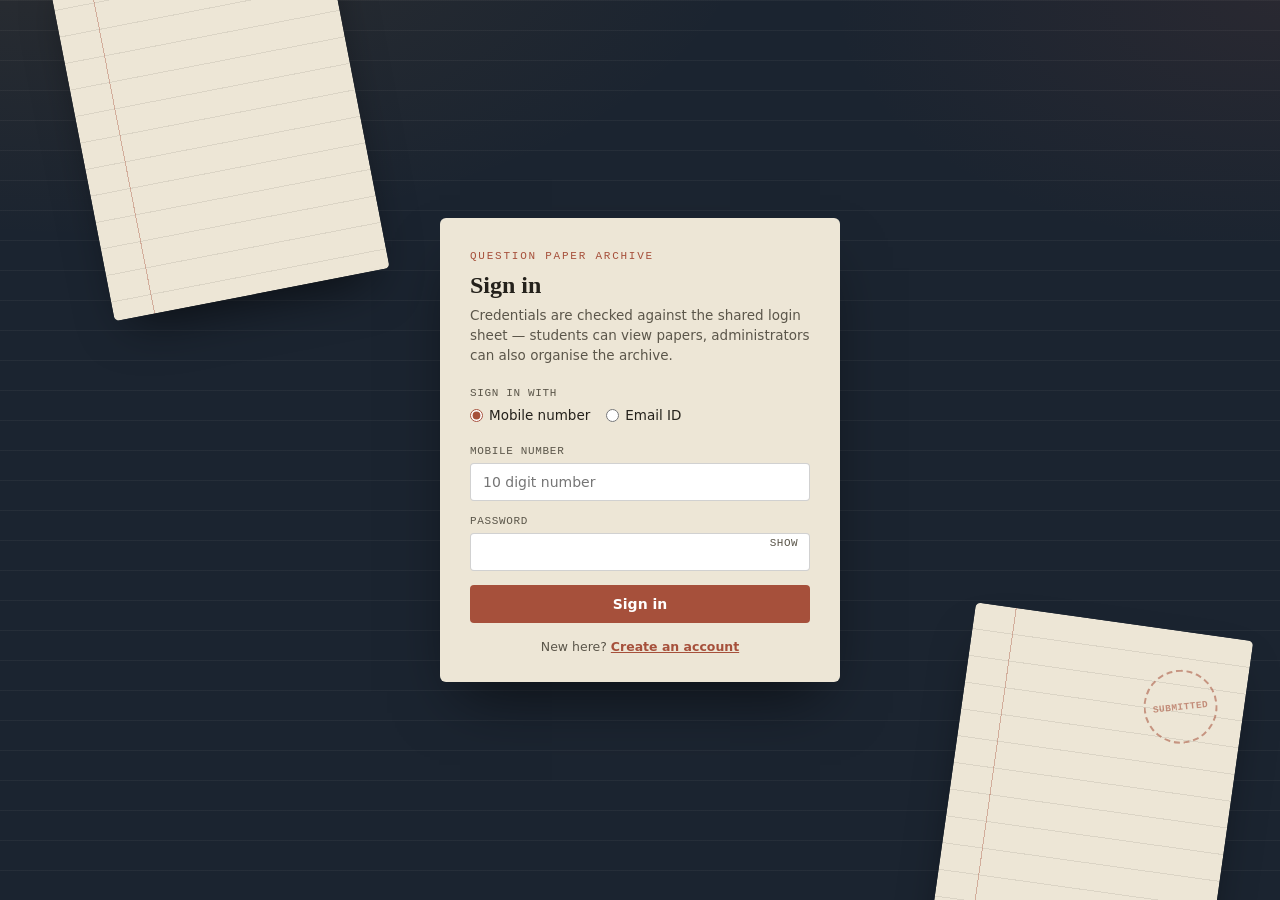
<file: html/main.html>
<!DOCTYPE html>
<html lang="en">
<head>
<meta charset="UTF-8">
<meta name="viewport" content="width=device-width, initial-scale=1.0">
<title>Question Paper Archive</title>
<link rel="stylesheet" href="../css/style.css">
  <link rel="icon" type="image/png" href="../image/favicon.png">
</head>
<body>

<!-- ================= LOGIN SCREEN ================= -->
<div id="loginScreen">
  <div class="examSheet sheetA" aria-hidden="true"></div>
  <div class="examSheet sheetB" aria-hidden="true"><span class="stamp">Submitted</span></div>
  <div class="loginCard">

    <!-- ---- Sign in ---- -->
    <div id="signInView">
      <p class="eyebrow">Question Paper Archive</p>
      <h1>Sign in</h1>
      <p class="lead">Credentials are checked against the shared login sheet — students can view papers, administrators can also organise the archive.</p>

      <p class="loginError" id="loginError"></p>

      <form id="loginForm">
        <div class="field">
          <label>Sign in with</label>
          <div class="radioRow">
            <label class="radioOpt">
              <input type="radio" name="loginMode" value="mobile" id="loginModeMobile" checked>
              <span>Mobile number</span>
            </label>
            <label class="radioOpt">
              <input type="radio" name="loginMode" value="email" id="loginModeEmail">
              <span>Email ID</span>
            </label>
          </div>
        </div>
        <div class="field">
          <label for="loginIdentifier" id="loginIdentifierLabel">Mobile number</label>
          <input id="loginIdentifier" type="tel" placeholder="10 digit number" autocomplete="tel" required>
        </div>
        <div class="field pwField">
          <label for="loginPass">Password</label>
          <input id="loginPass" type="password" autocomplete="current-password" required>
          <button type="button" class="pwToggle" data-toggle-for="loginPass">Show</button>
        </div>
        <button type="submit" class="loginBtn" id="loginSubmitBtn">Sign in</button>
      </form>
      <p class="switchLine">New here? <button type="button" class="linkBtn" id="goToSignup">Create an account</button></p>
    </div>

    <!-- ---- Sign up ---- -->
    <div id="signUpView" style="display:none;">
      <p class="eyebrow">Question Paper Archive</p>
      <h1>Create account</h1>
      <p class="lead">New accounts are saved to the login sheet as a student account. Your User ID is generated automatically from your name and birth date.</p>

      <p class="loginError" id="signupError"></p>
      <p class="loginSuccess" id="signupSuccess"></p>

      <form id="signupForm">
        <div class="field">
          <label for="suFirstName">First name</label>
          <input id="suFirstName" type="text" autocomplete="given-name" required>
        </div>
        <div class="field">
          <label for="suMiddleName">Middle name <span class="fieldOptional">(optional)</span></label>
          <input id="suMiddleName" type="text" autocomplete="additional-name">
        </div>
        <div class="field">
          <label for="suLastName">Surname</label>
          <input id="suLastName" type="text" autocomplete="family-name" required>
        </div>
        <div class="field">
          <label for="suMobile">Mobile number</label>
          <input id="suMobile" type="tel" placeholder="10 digit number" maxlength="10" autocomplete="tel" required>
        </div>
        <div class="field">
          <label for="suEmail">Email ID</label>
          <input id="suEmail" type="email" placeholder="you@example.com" autocomplete="email" required>
        </div>
        <div class="field">
          <label for="suBirthDate">Birth date</label>
          <input id="suBirthDate" type="date" required>
        </div>
        <div class="field">
          <label for="suUserId">User ID <span class="fieldOptional">(auto-generated)</span></label>
          <input id="suUserId" type="text" readonly disabled placeholder="Fill in your name &amp; birth date">
          <span class="fieldHint">Generated from your first name, surname and birth year.</span>
        </div>
        <div class="field">
          <label for="suUsername">User name</label>
          <input id="suUsername" type="text" autocomplete="off" required>
        </div>
        <div class="field pwField">
          <label for="suPassword">Password</label>
          <input id="suPassword" type="password" autocomplete="new-password" required>
          <button type="button" class="pwToggle" data-toggle-for="suPassword">Show</button>
        </div>
        <div class="field pwField">
          <label for="suRetype">Retype password</label>
          <input id="suRetype" type="password" autocomplete="new-password" required>
          <button type="button" class="pwToggle" data-toggle-for="suRetype">Show</button>
        </div>
        <button type="submit" class="loginBtn" id="signupSubmitBtn">Create account</button>
      </form>
      <p class="switchLine">Already have an account? <button type="button" class="linkBtn" id="goToSignin">Sign in</button></p>
    </div>

  </div>
</div>

<!-- ================= APP (hidden until signed in) ================= -->
<div id="appRoot" style="display:none;">

  <header class="top">
    <div class="topRow">
      <div>
        <p class="eyebrow">Question Paper Archive</p>
        <h1 class="title">Find the paper you're after</h1>
        <p class="subtitle">Browse by university, branch, year and term — or search by paper title / code directly.</p>
      </div>
      <div class="sessionBadge">
        <span id="sessionUser"></span>
        <span class="roleTag" id="sessionRoleTag"></span>
        <button class="signOutBtn" id="signOutBtn">Sign out</button>
      </div>
    </div>
    <div class="searchRow" id="searchRow">
      <div class="searchBox">
        <svg viewBox="0 0 24 24" fill="none" stroke="currentColor" stroke-width="2"><circle cx="11" cy="11" r="7"/><line x1="21" y1="21" x2="16.65" y2="16.65"/></svg>
        <input id="searchInput" type="text" placeholder="Search paper title or code…" autocomplete="off">
      </div>
    </div>
  </header>

  <div class="mainTabs" id="mainTabs" style="display:none;">
    <button type="button" class="tabBtn" id="tabArchive">Archive</button>
    <button type="button" class="tabBtn" id="tabUsers">Users</button>
  </div>

  <nav class="crumbs" id="crumbs"></nav>

  <main>
    <div class="levelBar">
      <p class="levelLabel" id="levelLabel"></p>
    </div>
    <div id="content"></div>
  </main>

  <footer class="foot" id="footNote">Papers are for reference viewing only — no editing or uploading from this screen.</footer>
</div>

<!-- PDF viewer overlay -->
<div class="overlay" id="overlay">
  <div class="viewerPanel">
    <div class="viewerHead">
      <div>
        <h3 id="viewerTitle">Paper title</h3>
        <div class="meta" id="viewerMeta">CODE · DATE</div>
      </div>
      <button class="closeBtn" id="closeViewer" aria-label="Close">✕</button>
    </div>
    <div class="viewerBody" id="viewerBody"></div>
  </div>
</div>

<!-- Generic admin form modal (add/edit university, branch, year, term, paper, folder link) -->
<div class="overlay" id="formOverlay">
  <div class="formPanel">
    <div class="viewerHead">
      <div>
        <h3 id="formTitle">Add item</h3>
      </div>
      <button class="closeBtn" id="closeForm" aria-label="Close">✕</button>
    </div>
    <div class="formBody" id="formBody"></div>
    <div class="formActions">
      <button class="btnGhost" id="formCancel" type="button">Cancel</button>
      <button class="btnPrimary" id="formSave" type="button">Save</button>
    </div>
  </div>
</div>

<script src="../js/script.js"></script>
</body>
</html>
</file>
<file: css/style.css>
:root{
  --ink:#1B2430;
  --ink-2:#212B38;
  --ink-3:#293445;
  --line: rgba(237,230,214,0.14);
  --parchment:#EDE6D6;
  --parchment-2:#E3D9BF;
  --accent:#C98A3E;
  --accent-soft: rgba(201,138,62,0.16);
  --brick:#A6503B;
  --brick-soft: rgba(166,80,59,0.18);
  --text-dark:#24211B;
  --text-muted:#5B564A;
  --text-light:#F2EEE3;
  --text-light-muted: rgba(242,238,227,0.62);
  --font-display: Georgia, 'Iowan Old Style', 'Palatino Linotype', 'Book Antiqua', serif;
  --font-body: 'Segoe UI', system-ui, -apple-system, Roboto, Helvetica, Arial, sans-serif;
  --font-mono: 'SFMono-Regular', Consolas, 'Liberation Mono', Menlo, monospace;
  --radius: 3px;
}
*{ box-sizing:border-box; }
html,body{ height:100%; }
body{
  margin:0;
  background:
    radial-gradient(1200px 600px at 8% -10%, rgba(201,138,62,0.10), transparent 55%),
    radial-gradient(900px 500px at 100% 0%, rgba(166,80,59,0.10), transparent 50%),
    var(--ink);
  color:var(--text-light);
  font-family:var(--font-body);
  min-height:100vh;
  display:flex;
  flex-direction:column;
}
a{ color:inherit; }
button{ font-family:inherit; }
input, select{ font-family:inherit; }
::selection{ background:var(--accent-soft); }

/* ---------- Login screen ---------- */
#loginScreen{
  position:relative;
  flex:1;
  display:flex;
  align-items:center;
  justify-content:center;
  padding:24px;
  overflow:hidden;
  background:
    repeating-linear-gradient(
      to bottom,
      rgba(237,230,214,0.05) 0px,
      rgba(237,230,214,0.05) 1px,
      transparent 1px,
      transparent 30px
    ),
    radial-gradient(1200px 600px at 8% -10%, rgba(201,138,62,0.10), transparent 55%),
    radial-gradient(900px 500px at 100% 0%, rgba(166,80,59,0.10), transparent 50%),
    var(--ink);
}
/* Decorative scattered answer sheets behind the login card */
.examSheet{
  position:absolute;
  width:280px;
  height:370px;
  border-radius:5px;
  background:
    linear-gradient(to right, transparent 0 40px, rgba(166,80,59,0.38) 40px 41px, transparent 41px 100%),
    repeating-linear-gradient(to bottom, transparent 0 26px, rgba(36,33,27,0.09) 26px 27px),
    var(--parchment);
  box-shadow:0 24px 50px -20px rgba(0,0,0,0.65);
  z-index:0;
  pointer-events:none;
}
.examSheet.sheetA{ top:-8%; left:6%; transform:rotate(-11deg); }
.examSheet.sheetB{ bottom:-10%; right:4%; transform:rotate(8deg); }
.examSheet .stamp{
  position:absolute;
  top:38px; right:26px;
  width:74px; height:74px;
  border-radius:50%;
  border:2px dashed rgba(166,80,59,0.55);
  color:rgba(166,80,59,0.6);
  font-family:var(--font-mono);
  font-size:9.5px;
  font-weight:700;
  letter-spacing:.05em;
  text-transform:uppercase;
  display:flex;
  align-items:center;
  justify-content:center;
  text-align:center;
  transform:rotate(-14deg);
}
@media (max-width:720px){
  .examSheet{ display:none; }
}
.loginCard{
  position:relative;
  z-index:1;
  width:100%;
  max-width:400px;
  max-height:88vh;
  overflow-y:auto;
  background:var(--parchment);
  color:var(--text-dark);
  border-radius:6px;
  padding:32px 30px 28px;
  box-shadow:0 30px 60px -20px rgba(0,0,0,0.6);
}
.loginCard .eyebrow{ color:var(--brick); }
.loginCard h1{
  font-family:var(--font-display);
  font-size:24px;
  margin:0 0 6px;
}
.loginCard p.lead{
  font-size:13.5px;
  color:var(--text-muted);
  margin:0 0 22px;
  line-height:1.5;
}
.field{ margin-bottom:14px; }
.field label{
  display:block;
  font-family:var(--font-mono);
  font-size:11px;
  letter-spacing:.06em;
  text-transform:uppercase;
  color:var(--text-muted);
  margin-bottom:6px;
}
.field input, .field select{
  width:100%;
  padding:10px 12px;
  border-radius:4px;
  border:1px solid rgba(0,0,0,0.18);
  background:#fff;
  color:var(--text-dark);
  font-size:14px;
  outline:none;
}
.field input:focus, .field select:focus{ border-color:var(--brick); }
.pwField{ position:relative; }
.pwField input{ padding-right:40px; }
.pwToggle{
  position:absolute;
  right:4px;
  top:50%;
  transform:translateY(-50%);
  background:none;
  border:none;
  cursor:pointer;
  padding:6px 8px;
  color:var(--text-muted);
  font-size:11px;
  font-family:var(--font-mono);
  letter-spacing:.04em;
  text-transform:uppercase;
}
.pwToggle:hover{ color:var(--text-dark); }
.fieldHint{
  display:block;
  font-size:11px;
  color:var(--text-muted);
  margin-top:5px;
}
.fieldOptional{
  text-transform:none;
  font-weight:400;
  letter-spacing:0;
  color:var(--text-muted);
  font-family:var(--font-body);
  font-size:11px;
}
.radioRow{
  display:flex;
  gap:16px;
  padding:2px 0 2px;
}
.field .radioOpt{
  display:flex;
  align-items:center;
  gap:6px;
  font-family:var(--font-body);
  font-size:13.5px;
  color:var(--text-dark);
  text-transform:none;
  letter-spacing:0;
  cursor:pointer;
}
.radioOpt input[type="radio"]{
  width:auto;
  margin:0;
  accent-color:var(--brick);
  cursor:pointer;
}
.field input[readonly]{
  background:var(--parchment-2);
  color:var(--text-muted);
  cursor:not-allowed;
}
.loginBtn{
  width:100%;
  padding:11px;
  border-radius:4px;
  border:none;
  background:var(--brick);
  color:#fff;
  font-size:14px;
  font-weight:700;
  cursor:pointer;
  transition:background .15s, opacity .15s;
}
.loginBtn:hover{ background:#8B4230; }
.loginBtn:disabled{ opacity:.6; cursor:wait; }
.switchLine{
  text-align:center;
  font-size:12.5px;
  color:var(--text-muted);
  margin:16px 0 0;
}
.linkBtn{
  background:none;
  border:none;
  padding:0;
  color:var(--brick);
  font-weight:700;
  font-size:12.5px;
  cursor:pointer;
  text-decoration:underline;
}
.loginError{
  color:var(--brick);
  font-size:12.5px;
  margin:0 0 14px;
  display:none;
}
.loginError.show{ display:block; }
.loginSuccess{
  color:#4C7A4C;
  font-size:12.5px;
  margin:0 0 14px;
  display:none;
}
.loginSuccess.show{ display:block; }

/* ---------- Header ---------- */
header.top{
  padding: 34px clamp(18px,4vw,56px) 20px;
  border-bottom:1px solid var(--line);
}
.topRow{
  display:flex;
  justify-content:space-between;
  align-items:flex-start;
  gap:16px;
}
.sessionBadge{
  display:flex;
  align-items:center;
  gap:10px;
  font-family:var(--font-mono);
  font-size:12px;
  color:var(--text-light-muted);
  white-space:nowrap;
}
.roleTag{
  padding:3px 9px;
  border-radius:20px;
  font-size:10.5px;
  letter-spacing:.05em;
  text-transform:uppercase;
  font-weight:700;
}
.roleTag.admin{ background:var(--accent-soft); color:var(--accent); }
.roleTag.user{ background:rgba(255,255,255,0.08); color:var(--text-light-muted); }
.signOutBtn{
  background:none;
  border:1px solid var(--line);
  color:var(--text-light-muted);
  padding:5px 12px;
  border-radius:20px;
  font-size:11.5px;
  cursor:pointer;
  transition:color .15s, border-color .15s;
}
.signOutBtn:hover{ color:var(--text-light); border-color:var(--text-light-muted); }

.eyebrow{
  font-family:var(--font-mono);
  font-size:11px;
  letter-spacing:.16em;
  text-transform:uppercase;
  color:var(--accent);
  margin:0 0 10px;
}
h1.title{
  font-family:var(--font-display);
  font-weight:700;
  font-size:clamp(28px,4vw,42px);
  margin:0 0 6px;
  letter-spacing:-0.01em;
}
.subtitle{
  color:var(--text-light-muted);
  font-size:14.5px;
  max-width:640px;
  line-height:1.5;
  margin:0 0 22px;
}

.searchRow{
  display:flex;
  gap:10px;
  align-items:center;
  max-width:560px;
}
.searchBox{
  position:relative;
  flex:1;
}
.searchBox input{
  width:100%;
  background:var(--ink-3);
  border:1px solid var(--line);
  color:var(--text-light);
  padding:11px 14px 11px 38px;
  border-radius:var(--radius);
  font-size:14px;
  font-family:var(--font-body);
  outline:none;
  transition:border-color .15s, background .15s;
}
.searchBox input::placeholder{ color:var(--text-light-muted); }
.searchBox input:focus{ border-color:var(--accent); background:var(--ink-2); }
.searchBox svg{
  position:absolute; left:12px; top:50%; transform:translateY(-50%);
  width:15px; height:15px; opacity:.55; pointer-events:none;
}

/* ---------- Main tabs (admin only: Archive / Users) ---------- */
.mainTabs{
  display:flex;
  gap:6px;
  padding: 18px clamp(18px,4vw,56px) 0;
}
.tabBtn{
  background:none;
  border:1px solid transparent;
  color:var(--text-light-muted);
  padding:8px 16px;
  border-radius:20px;
  font-size:13px;
  font-weight:600;
  cursor:pointer;
  transition:background .15s, color .15s, border-color .15s;
}
.tabBtn:hover{ color:var(--text-light); border-color:var(--line); }
.tabBtn.active{
  background:var(--accent-soft);
  color:var(--accent);
  border-color:rgba(201,138,62,0.45);
}

/* ---------- Users table (admin) ---------- */
.usersToolbar{
  display:flex;
  align-items:center;
  justify-content:space-between;
  gap:12px;
  flex-wrap:wrap;
  margin-bottom:14px;
}
.usersToolbar .count{
  font-family:var(--font-mono);
  font-size:12px;
  color:var(--text-light-muted);
}
.usersTableWrap{
  border:1px solid var(--line);
  border-radius:6px;
  overflow:auto;
}
table.usersTable{
  width:100%;
  border-collapse:collapse;
  font-size:13px;
}
table.usersTable th{
  text-align:left;
  font-family:var(--font-mono);
  font-size:10.5px;
  letter-spacing:.06em;
  text-transform:uppercase;
  color:var(--text-light-muted);
  background:var(--ink-3);
  padding:11px 14px;
  white-space:nowrap;
  border-bottom:1px solid var(--line);
  position:sticky;
  top:0;
}
table.usersTable td{
  padding:11px 14px;
  border-bottom:1px solid var(--line);
  color:var(--text-light);
  white-space:nowrap;
}
table.usersTable tbody tr:last-child td{ border-bottom:none; }
table.usersTable tbody tr:nth-child(even){ background:var(--ink-3); }
table.usersTable tbody tr:hover{ background:rgba(255,255,255,0.05); }
table.usersTable .userRoleTag{
  padding:2px 9px;
  border-radius:20px;
  font-size:10.5px;
  letter-spacing:.05em;
  text-transform:uppercase;
  font-weight:700;
  display:inline-block;
}
table.usersTable .userRoleTag.admin{ background:var(--accent-soft); color:var(--accent); }
table.usersTable .userRoleTag.user{ background:rgba(255,255,255,0.08); color:var(--text-light-muted); }
table.usersTable .muted{ color:var(--text-light-muted); }

/* ---------- Breadcrumb ---------- */
nav.crumbs{
  padding: 16px clamp(18px,4vw,56px) 0;
  display:flex;
  flex-wrap:wrap;
  align-items:center;
  gap:6px;
  font-family:var(--font-mono);
  font-size:12.5px;
  color:var(--text-light-muted);
}
nav.crumbs button{
  background:none; border:none; color:var(--text-light-muted);
  cursor:pointer; padding:4px 2px; font-family:var(--font-mono); font-size:12.5px;
  border-bottom:1px solid transparent;
  transition:color .15s, border-color .15s;
}
nav.crumbs button:hover{ color:var(--accent); border-color:var(--accent); }
nav.crumbs .crumb-current{ color:var(--parchment); }
nav.crumbs .sep{ opacity:.4; }

/* ---------- Main ---------- */
main{
  flex:1;
  padding: 22px clamp(18px,4vw,56px) 60px;
}
.levelBar{
  display:flex;
  align-items:center;
  justify-content:space-between;
  gap:12px;
  margin: 6px 0 16px;
  flex-wrap:wrap;
}
.levelLabel{
  font-family:var(--font-mono);
  font-size:11px;
  letter-spacing:.14em;
  text-transform:uppercase;
  color:var(--text-light-muted);
}
.addBtn{
  background:var(--accent-soft);
  color:var(--accent);
  border:1px solid rgba(201,138,62,0.45);
  padding:8px 16px;
  border-radius:20px;
  font-size:12.5px;
  font-weight:700;
  cursor:pointer;
  transition:background .15s, color .15s;
  white-space:nowrap;
}
.addBtn:hover{ background:var(--accent); color:#1B2430; }

/* ---------- Folder link bar (term view) ---------- */
.folderBar{
  display:flex;
  align-items:center;
  justify-content:space-between;
  gap:12px;
  flex-wrap:wrap;
  background:var(--ink-2);
  border:1px solid var(--line);
  border-radius:6px;
  padding:12px 16px;
  margin-bottom:16px;
}
.folderBar .info{
  display:flex;
  flex-direction:column;
  gap:2px;
}
.folderBar .label{
  font-family:var(--font-mono);
  font-size:10.5px;
  text-transform:uppercase;
  letter-spacing:.08em;
  color:var(--text-light-muted);
}
.folderBar .value{
  font-size:13px;
  color:var(--text-light);
}
.folderBar .actions{ display:flex; gap:8px; }
.folderBtn{
  background:rgba(255,255,255,0.06);
  color:var(--text-light);
  border:1px solid var(--line);
  padding:7px 13px;
  border-radius:20px;
  font-size:12px;
  cursor:pointer;
  text-decoration:none;
  display:inline-flex;
  align-items:center;
  gap:6px;
}
.folderBtn:hover{ background:rgba(255,255,255,0.12); }

/* ---------- Catalog card grid (Uni / Branch / Year / Term) ---------- */
.grid{
  display:grid;
  grid-template-columns: repeat(auto-fill, minmax(230px, 1fr));
  gap:16px;
}
.card{
  position:relative;
  background: var(--parchment);
  color:var(--text-dark);
  border-radius: 5px;
  overflow:hidden;
  padding: 20px 18px 16px;
  text-align:left;
  cursor:pointer;
  border:none;
  box-shadow: 0 1px 0 rgba(0,0,0,0.25), 0 10px 20px -14px rgba(0,0,0,0.6);
  transition: transform .14s ease, box-shadow .14s ease;
  font-family:var(--font-body);
  display:flex;
  flex-direction:column;
  gap:10px;
  min-height:104px;
  width:100%;
}
.card::before{
  /* punched hole, card-catalog signature */
  content:"";
  position:absolute;
  top:12px; left:12px;
  width:8px; height:8px;
  border-radius:50%;
  background: var(--ink);
  box-shadow: inset 0 1px 2px rgba(0,0,0,0.5);
}
.card::after{
  /* torn/tab corner */
  content:"";
  position:absolute;
  top:0; right:0;
  width:0; height:0;
  border-style:solid;
  border-width:0 22px 22px 0;
  border-color: transparent var(--parchment-2) transparent transparent;
}
.card:hover{
  transform: translateY(-3px);
  box-shadow: 0 1px 0 rgba(0,0,0,0.25), 0 18px 30px -16px rgba(0,0,0,0.75);
}
.card:focus-visible{
  outline:2px solid var(--accent);
  outline-offset:2px;
}
.card .cardName{
  font-family:var(--font-display);
  font-weight:700;
  font-size:17px;
  line-height:1.25;
  padding-left:16px;
  margin-top:2px;
}
.card .cardMeta{
  font-family:var(--font-mono);
  font-size:11px;
  letter-spacing:.04em;
  color:var(--text-muted);
  padding-left:16px;
  text-transform:uppercase;
}
.cardLogo{
  width:44px; height:44px;
  margin-left:14px;
  border-radius:50%;
  overflow:hidden;
  display:flex; align-items:center; justify-content:center;
  background:var(--parchment-2);
  border:1px solid rgba(0,0,0,0.08);
  flex-shrink:0;
}
.cardLogo img{
  width:100%; height:100%;
  object-fit:contain;
  padding:5px;
  background:#fff;
}
.cardLogo--fallback{
  font-family:var(--font-display);
  font-weight:700;
  font-size:15px;
  color:var(--brick);
  background:var(--accent-soft);
}
.cardAdminRow{
  position:absolute;
  top:8px; right:8px;
  display:flex;
  gap:6px;
  z-index:2;
}
.cardAdminBtn{
  width:24px; height:24px;
  border-radius:50%;
  border:1px solid rgba(0,0,0,0.15);
  background:rgba(255,255,255,0.85);
  color:var(--text-dark);
  font-size:12px;
  cursor:pointer;
  display:flex; align-items:center; justify-content:center;
  padding:0;
}
.cardAdminBtn:hover{ background:#fff; }
.cardAdminBtn.danger:hover{ background:var(--brick); color:#fff; }

.addCard{
  background:transparent;
  border:1.5px dashed var(--line);
  color:var(--text-light-muted);
  border-radius:5px;
  min-height:104px;
  display:flex;
  align-items:center;
  justify-content:center;
  gap:8px;
  cursor:pointer;
  font-size:13.5px;
  font-weight:600;
  transition:border-color .15s, color .15s, background .15s;
}
.addCard:hover{ border-color:var(--accent); color:var(--accent); background:rgba(201,138,62,0.05); }
.addCard .plus{ font-size:18px; line-height:1; }

/* ---------- Paper list (final level) ---------- */
.paperList{
  display:flex;
  flex-direction:column;
  border:1px solid var(--line);
  border-radius:6px;
  overflow:hidden;
}
.paperRow{
  display:grid;
  grid-template-columns: 1fr auto auto auto;
  gap:18px;
  align-items:center;
  padding:14px 18px;
  background:var(--ink-2);
  border-bottom:1px solid var(--line);
}
.paperRow:last-child{ border-bottom:none; }
.paperRow:nth-child(even){ background:var(--ink-3); }
.paperRow.isAdmin{ grid-template-columns: 1fr auto auto auto auto auto; }
.paperTitle{
  font-size:14.5px;
  font-weight:600;
  color:var(--text-light);
}
.paperCode{
  font-family:var(--font-mono);
  font-size:11.5px;
  color:var(--text-light-muted);
  background:rgba(255,255,255,0.04);
  padding:3px 8px;
  border-radius:20px;
  border:1px solid var(--line);
  white-space:nowrap;
}
.paperDate{
  font-family:var(--font-mono);
  font-size:12px;
  color:var(--text-light-muted);
  white-space:nowrap;
}
.viewBtn{
  background:var(--brick-soft);
  color:#F0C9BE;
  border:1px solid rgba(166,80,59,0.5);
  padding:7px 14px;
  border-radius:20px;
  font-size:12.5px;
  font-weight:600;
  cursor:pointer;
  display:inline-flex;
  align-items:center;
  gap:6px;
  transition:background .15s, color .15s;
  white-space:nowrap;
}
.viewBtn:hover{ background:var(--brick); color:#fff; }
.rowIconBtn{
  width:28px; height:28px;
  border-radius:50%;
  border:1px solid var(--line);
  background:transparent;
  color:var(--text-light-muted);
  cursor:pointer;
  font-size:12px;
  display:flex; align-items:center; justify-content:center;
}
.rowIconBtn:hover{ color:var(--text-light); border-color:var(--text-light-muted); }
.rowIconBtn.danger:hover{ color:#fff; background:var(--brick); border-color:var(--brick); }

/* ---------- Search results (flat) ---------- */
.resultRow{
  display:flex;
  flex-direction:column;
  gap:4px;
  padding:14px 18px;
  background:var(--ink-2);
  border-bottom:1px solid var(--line);
  cursor:pointer;
  transition:background .12s;
}
.resultRow:hover{ background:var(--ink-3); }
.resultRow:last-child{ border-bottom:none; }
.resultPath{
  font-family:var(--font-mono);
  font-size:11px;
  color:var(--accent);
  text-transform:uppercase;
  letter-spacing:.04em;
}
.resultTitle{ font-size:14.5px; font-weight:600; }

/* ---------- Empty state ---------- */
.empty{
  border:1px dashed var(--line);
  border-radius:6px;
  padding:44px 24px;
  text-align:center;
  color:var(--text-light-muted);
}
.empty strong{ color:var(--parchment); display:block; margin-bottom:6px; font-family:var(--font-display); font-size:17px; }
.empty code{
  font-family:var(--font-mono);
  background:rgba(255,255,255,0.06);
  padding:2px 6px;
  border-radius:3px;
  font-size:12px;
}

/* ---------- Overlays (viewer + form modal) ---------- */
.overlay{
  position:fixed; inset:0;
  background:rgba(15,19,26,0.78);
  backdrop-filter: blur(2px);
  display:none;
  align-items:center;
  justify-content:center;
  z-index:50;
  padding: 24px;
}
.overlay.open{ display:flex; }
.viewerPanel{
  background:var(--parchment);
  color:var(--text-dark);
  width:min(920px, 100%);
  height:min(88vh, 900px);
  border-radius:6px;
  display:flex;
  flex-direction:column;
  overflow:hidden;
  box-shadow:0 30px 60px -20px rgba(0,0,0,0.7);
}
.viewerHead{
  display:flex;
  align-items:flex-start;
  justify-content:space-between;
  gap:16px;
  padding:16px 20px;
  border-bottom:1px solid rgba(0,0,0,0.12);
  background:var(--parchment-2);
}
.viewerHead h3{
  font-family:var(--font-display);
  margin:0 0 4px;
  font-size:18px;
}
.viewerHead .meta{
  font-family:var(--font-mono);
  font-size:11.5px;
  color:var(--text-muted);
  text-transform:uppercase;
}
.closeBtn{
  background:none;
  border:1px solid rgba(0,0,0,0.2);
  color:var(--text-dark);
  width:30px; height:30px;
  border-radius:50%;
  cursor:pointer;
  font-size:16px;
  line-height:1;
  flex-shrink:0;
  display:flex; align-items:center; justify-content:center;
}
.closeBtn:hover{ background:rgba(0,0,0,0.08); }
.viewerBody{ flex:1; background:#3a3a3a; }
.viewerBody iframe{ width:100%; height:100%; border:none; }
.viewerBody .noFile{
  height:100%;
  display:flex;
  flex-direction:column;
  align-items:center;
  justify-content:center;
  gap:10px;
  color:#cfcfcf;
  text-align:center;
  padding:30px;
  background:var(--parchment);
}
.viewerBody .noFile strong{ color:var(--text-dark); font-family:var(--font-display); font-size:16px; }
.viewerBody .noFile p{ color:var(--text-muted); font-size:13px; max-width:420px; line-height:1.6; margin:0; }
.viewerBody .noFile code{ font-family:var(--font-mono); background:rgba(0,0,0,0.06); padding:2px 6px; border-radius:3px; }

.formPanel{
  background:var(--parchment);
  color:var(--text-dark);
  width:min(440px, 100%);
  border-radius:6px;
  overflow:hidden;
  box-shadow:0 30px 60px -20px rgba(0,0,0,0.7);
}
.formPanel .viewerHead{ background:var(--parchment-2); }
.formBody{ padding:20px; }
.formActions{
  display:flex;
  justify-content:flex-end;
  gap:10px;
  padding:14px 20px;
  border-top:1px solid rgba(0,0,0,0.1);
}
.btnGhost{
  background:none;
  border:1px solid rgba(0,0,0,0.2);
  color:var(--text-dark);
  padding:9px 16px;
  border-radius:20px;
  font-size:13px;
  font-weight:600;
  cursor:pointer;
}
.btnGhost:hover{ background:rgba(0,0,0,0.05); }
.btnPrimary{
  background:var(--brick);
  border:1px solid var(--brick);
  color:#fff;
  padding:9px 18px;
  border-radius:20px;
  font-size:13px;
  font-weight:700;
  cursor:pointer;
}
.btnPrimary:hover{ background:#8B4230; }

footer.foot{
  padding: 16px clamp(18px,4vw,56px) 28px;
  font-family:var(--font-mono);
  font-size:11px;
  color: var(--text-light-muted);
  border-top:1px solid var(--line);
}

@media (max-width:520px){
  .paperRow{ grid-template-columns: 1fr; row-gap:8px; }
  .paperRow.isAdmin{ grid-template-columns: 1fr; }
  .paperCode, .paperDate{ justify-self:start; }
  .topRow{ flex-direction:column; }
}
</file>
